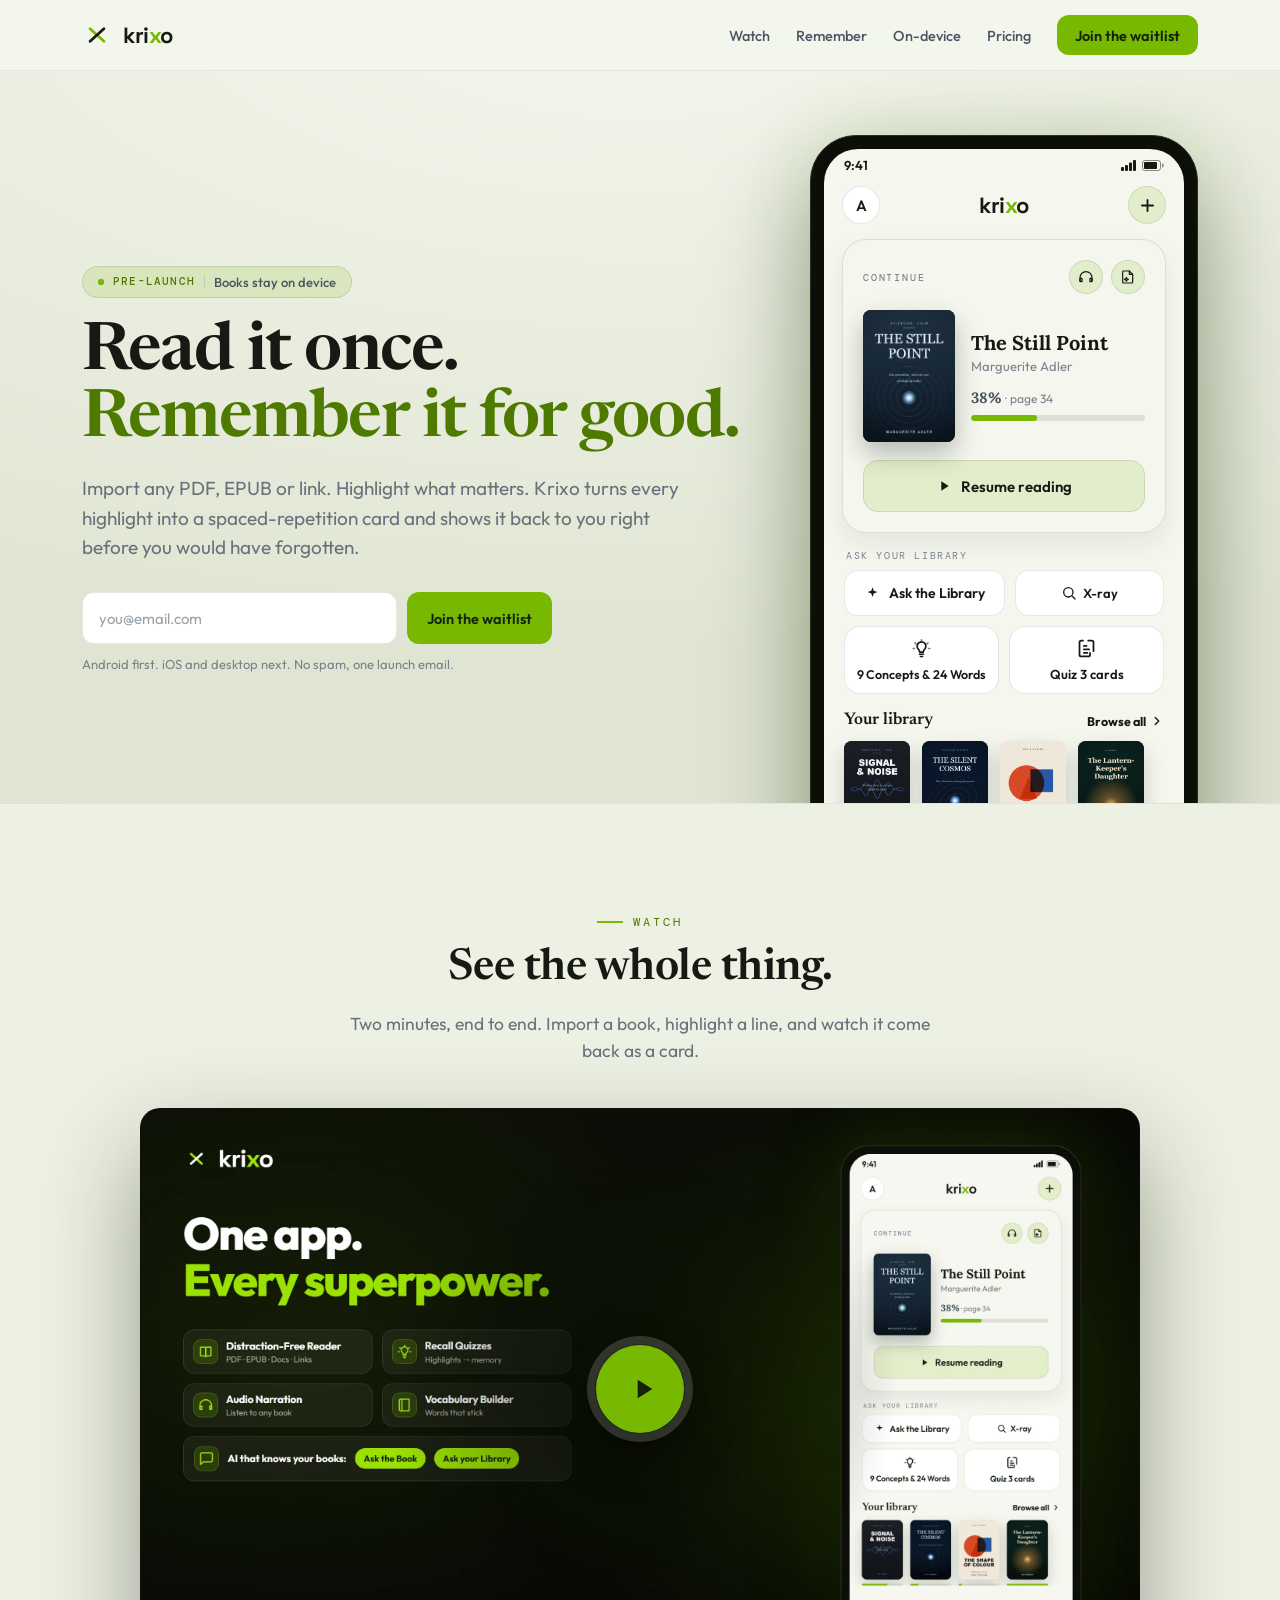
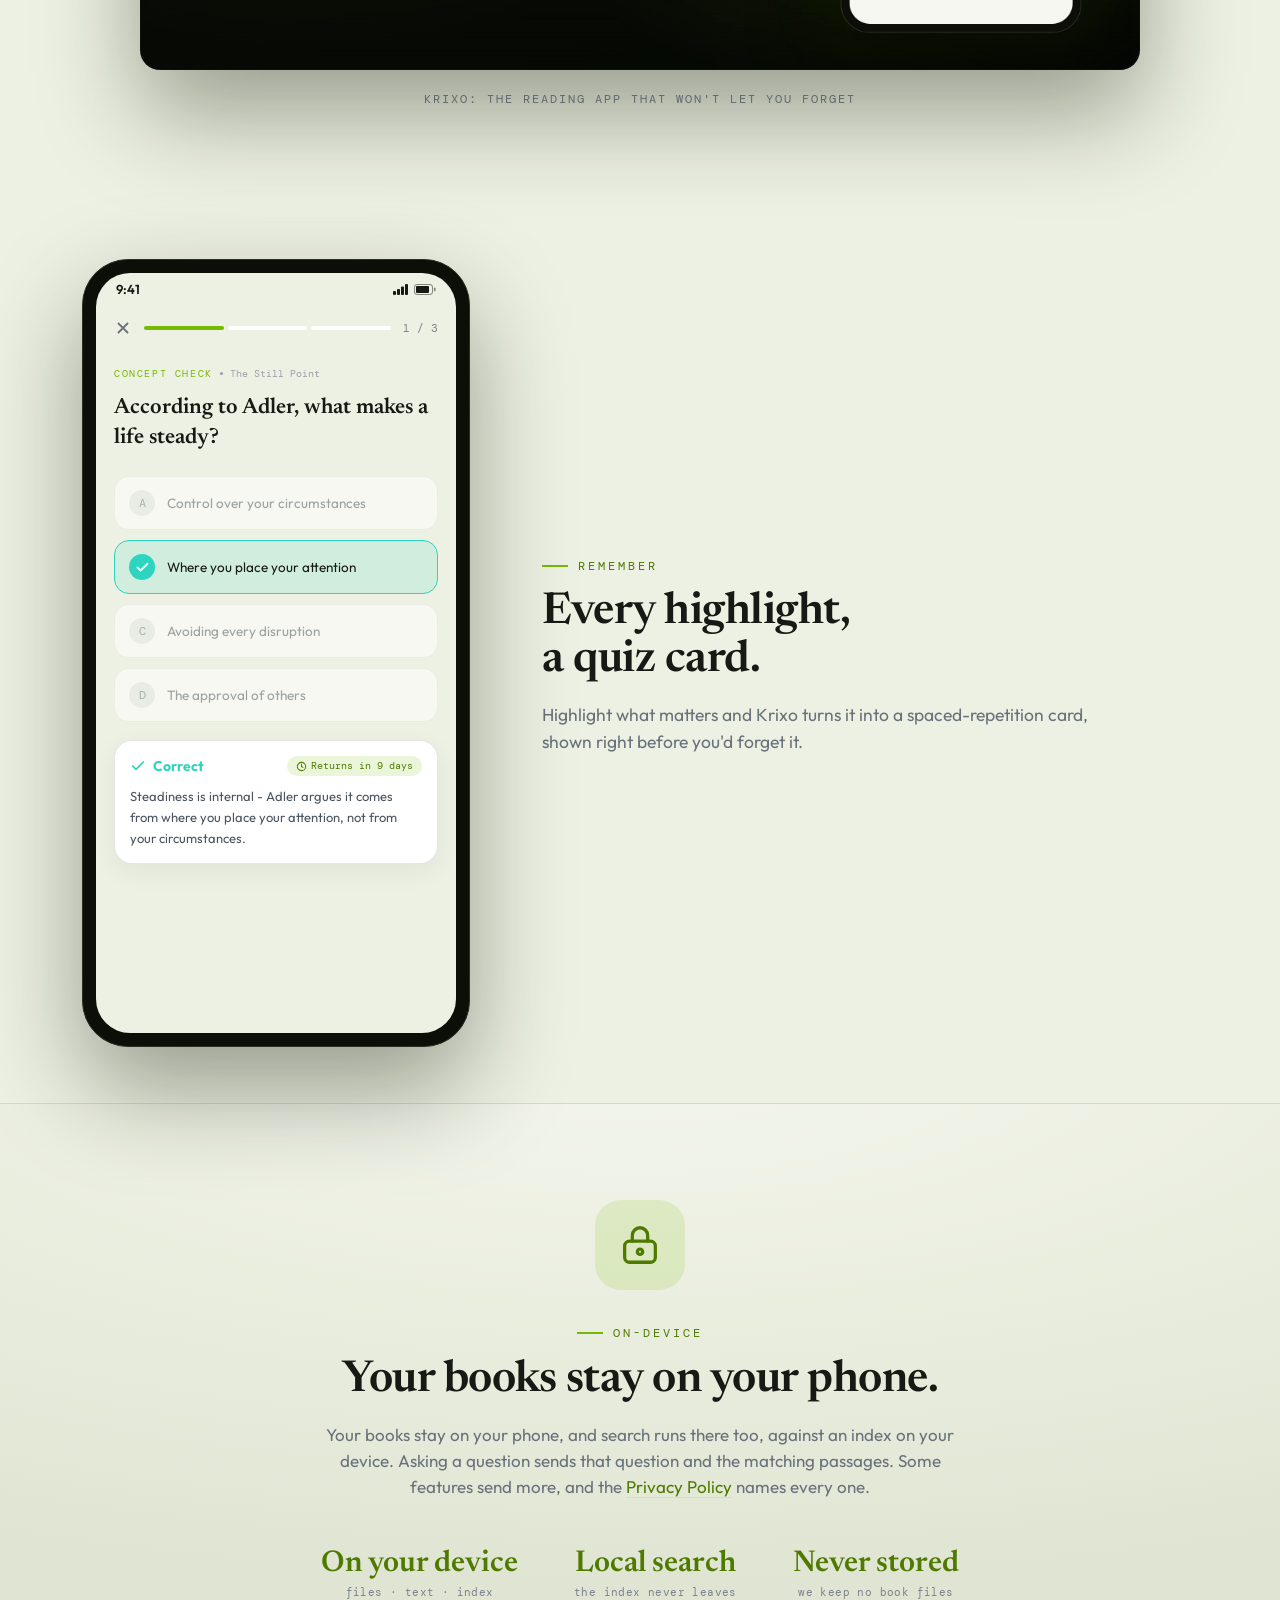
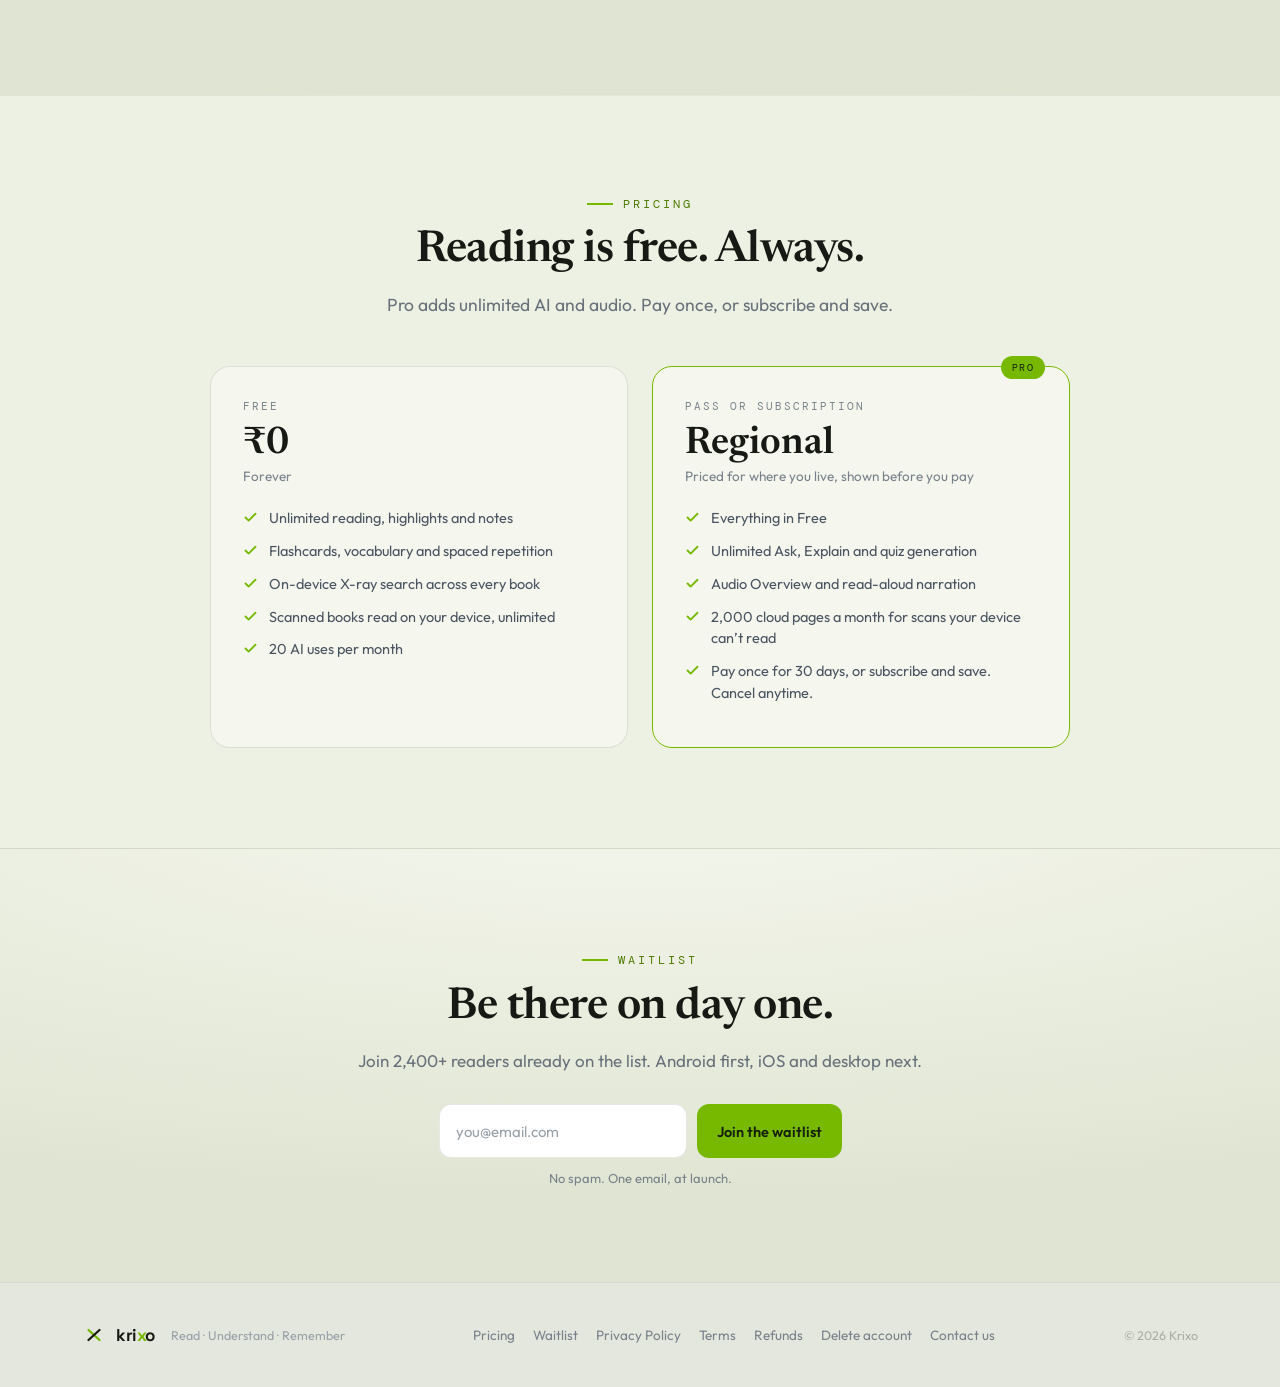
<file: index.html>
<!DOCTYPE html>
<html lang="en">
<head>
<meta charset="utf-8">
<meta name="viewport" content="width=device-width, initial-scale=1">
<title>Krixo - Read it once. Remember it for good.</title>
<meta name="description" content="Krixo is an AI reader that keeps your books on your device. Import any PDF, EPUB, Word doc, Markdown, text file or link. Highlight what matters, and every highlight becomes a spaced-repetition card so you actually remember it.">
<meta name="theme-color" content="#EDF1E3">
<link rel="canonical" href="https://krixo.in/">
<link rel="icon" type="image/png" sizes="32x32" href="/assets/favicon-32.png">
<link rel="apple-touch-icon" href="/assets/apple-touch-icon.png">
<meta property="og:type" content="website">
<meta property="og:url" content="https://krixo.in/">
<meta property="og:title" content="Krixo - Read it once. Remember it for good.">
<meta property="og:description" content="An AI reader that keeps your books on your device. Every highlight becomes a spaced-repetition card.">
<meta property="og:image" content="https://krixo.in/og-image.png">
<meta property="og:image:width" content="1200">
<meta property="og:image:height" content="630">
<meta property="og:image:alt" content="Krixo - Read it once. Remember it for good.">
<meta name="twitter:card" content="summary_large_image">
<meta name="twitter:title" content="Krixo - Read it once. Remember it for good.">
<meta name="twitter:description" content="An AI reader that keeps your books on your device. Every highlight becomes a spaced-repetition card.">
<meta name="twitter:image" content="https://krixo.in/og-image.png">
<link rel="preconnect" href="https://fonts.googleapis.com">
<link rel="preconnect" href="https://fonts.gstatic.com" crossorigin>
<link href="https://fonts.googleapis.com/css2?family=Newsreader:opsz,wght@6..72,500;6..72,600;6..72,700&family=Lora:ital,wght@0,400;0,500;0,700;1,400&family=Outfit:wght@300;400;500;600;700&family=Space+Grotesk:wght@500;700&family=DM+Mono:wght@400;500&display=swap" rel="stylesheet">
<style>
/* ---------- tokens: page chrome (Lime default / Onyx dark) ---------- */
:root{
  --bg:#EDF1E3; --paper:#F5F7EF; --paper3:#FFFFFF;
  --ink:#171A14; --ink2:#4B5560; --ink3:#69727B; --muted:#79828A; --muted2:#98A0A8;
  --rule:rgba(20,28,12,0.10); --rule2:rgba(20,28,12,0.06);
  --signal:#77B900; --signalD:#4F7A00; --signalBg:rgba(119,185,0,0.15); --onAccent:#15210A;
  --navbg:rgba(245,247,239,0.82); --footbg:#E4E7DD; --copy:#A8AEA4;
  --backdrop:radial-gradient(120% 90% at 50% -10%, #F4F6EC 0%, #E9EDDE 55%, #E0E5D3 100%);
  --glow:0 42px 100px rgba(20,28,12,0.40), 0 0 70px rgba(119,185,0,0.12);
  --shadow:0 42px 100px rgba(20,28,12,0.40);
  --ps:1;
}
*{box-sizing:border-box}
[hidden]{display:none !important}
html{scroll-behavior:smooth}
body{margin:0;background:var(--bg);color:var(--ink2);
  font-family:'Outfit',system-ui,sans-serif;-webkit-font-smoothing:antialiased;overflow-x:hidden;}
img{max-width:100%}
.wrap{max-width:1180px;margin:0 auto;padding:0 32px}

/* ---------- type ---------- */
.eyebrow{display:inline-flex;align-items:center;gap:10px;font-family:'DM Mono',ui-monospace,monospace;
  font-size:12px;letter-spacing:3px;color:var(--signalD);text-transform:uppercase;margin-bottom:16px}
.eyebrow .rule{width:26px;height:2px;background:var(--signal);flex:none}
.dtitle{font-family:'Newsreader',Georgia,serif;font-weight:600;font-size:44px;line-height:1.08;
  letter-spacing:-0.5px;color:var(--ink);margin:0}
.dsub{font-size:17.5px;line-height:1.55;color:var(--ink3);margin:16px 0 0;max-width:34em}

/* ---------- phone ---------- */
.pw{width:calc(388px * var(--ps));height:calc(788px * var(--ps));flex:none}
.pf{width:388px;height:788px;border-radius:46px;background:#0c0e08;padding:13px;
  border:1px solid #2c2f24;box-shadow:var(--shadow);transform:scale(var(--ps));transform-origin:0 0}
.pf.glow{box-shadow:var(--glow)}
.ps{width:360px;height:760px;border-radius:34px;overflow:hidden;background:#EDF1E3;position:relative}

/* ---------- nav ---------- */
.nav{position:sticky;top:0;z-index:50;background:var(--navbg);backdrop-filter:blur(16px);
  border-bottom:1px solid var(--rule2)}
.navin{display:flex;align-items:center;justify-content:space-between;padding:15px 32px;max-width:1180px;margin:0 auto}
.brand{display:flex;align-items:center;gap:11px;text-decoration:none}
.mark{display:block;flex:none}
.wordmark{font-family:'Space Grotesk',sans-serif;font-weight:700;font-size:22px;letter-spacing:-0.5px;color:var(--ink)}
.wordmark .x{color:var(--signal)}
.navr{display:flex;align-items:center;gap:26px}
.kx-link{color:var(--ink2);text-decoration:none;font-size:14.5px;font-weight:500}
.kx-link:hover{color:var(--signalD)}
.kx-cta{display:inline-flex;align-items:center;justify-content:center;height:44px;padding:0 20px;border:0;
  border-radius:12px;background:var(--signal);color:var(--onAccent);font-family:'Outfit',sans-serif;
  font-weight:600;font-size:14.5px;text-decoration:none;cursor:pointer;white-space:nowrap;
  transition:transform .16s}
.kx-cta:hover{transform:translateY(-1px)}
.navr .kx-cta{height:40px;padding:0 18px}

/* ---------- hero ---------- */
.hero{position:relative;background:var(--backdrop);border-bottom:1px solid var(--rule2);overflow:hidden}
.heroin{max-width:1180px;margin:0 auto;padding:64px 32px 0;display:grid;
  grid-template-columns:1fr auto;gap:56px;align-items:center}
.h1{font-family:'Newsreader',Georgia,serif;font-weight:600;font-size:66px;line-height:1.02;
  letter-spacing:-1.5px;color:var(--ink);margin:22px 0 0}
.h1 .accent{color:var(--signalD)}
.herosub{font-size:19px;line-height:1.55;color:var(--ink3);margin:20px 0 0;max-width:32em}
.badge{display:inline-flex;align-items:center;gap:9px;height:32px;padding:0 15px;border-radius:999px;
  background:var(--signalBg);border:1px solid var(--rule)}
.ping{position:relative;display:inline-flex;width:6px;height:6px}
.ping i{position:absolute;inset:0;border-radius:50%;background:var(--signal);animation:kxPing 1.9s cubic-bezier(0,0,0.2,1) infinite}
.ping b{position:relative;width:6px;height:6px;border-radius:50%;background:var(--signal)}
@keyframes kxPing{0%{transform:scale(1);opacity:.55}70%,100%{transform:scale(2.6);opacity:0}}
.badge .lbl{font-family:'DM Mono',monospace;font-size:10.5px;font-weight:500;letter-spacing:1.2px;
  color:var(--signalD);text-transform:uppercase}
.badge .div{width:1px;height:13px;background:var(--rule)}
.badge .desc{font-size:13px;font-weight:500;color:var(--ink2)}
.phclip{margin-bottom:-120px}

/* ---------- waitlist ---------- */
.wl-region{margin-top:30px}
.wl-formEl{display:flex;gap:10px;max-width:470px}
.hp{display:none}
.kx-input{flex:1;min-width:0;height:52px;padding:0 16px;border-radius:12px;background:var(--paper3);
  border:1px solid var(--rule);color:var(--ink);font-family:'Outfit',sans-serif;font-size:15px;outline:none}
.kx-input::placeholder{color:var(--muted2)}
.kx-input:focus{border-color:var(--signal)}
.wl-formEl .kx-cta{height:52px;flex:none}
.wl-note{font-size:13px;color:var(--muted);margin-top:12px}
.wl-done-wrap{display:inline-flex;align-items:center;gap:10px;padding:14px 18px;border-radius:12px;
  background:var(--signalBg);border:1px solid var(--rule);color:var(--signalD);font-size:15px;font-weight:500}

/* ---------- video ---------- */
.video{padding:110px 0 96px;background:var(--bg)}
.vhead{text-align:center;margin-bottom:44px;display:flex;flex-direction:column;align-items:center}
.vframe{position:relative;max-width:1000px;margin:0 auto;border-radius:20px;overflow:hidden;
  border:1px solid var(--rule);background:#0c0e08;box-shadow:var(--shadow);aspect-ratio:16/9}
.vframe picture{display:block;width:100%;height:100%}
.vframe img,.vframe iframe{display:block;width:100%;height:100%;border:0}
/* light scrim behind the disc only; the poster art is already dark and high contrast */
.vshade{position:absolute;inset:0;pointer-events:none;
  background:radial-gradient(26% 44% at 50% 50%, rgba(0,0,0,.50) 0%, rgba(0,0,0,.18) 62%, transparent 100%);
  transition:opacity .18s}
.vbtn{position:absolute;inset:0;display:grid;place-items:center;background:transparent;border:0;cursor:pointer;padding:0}
.vbtn .disc{width:88px;height:88px;border-radius:999px;background:var(--signal);display:grid;place-items:center;
  box-shadow:0 0 0 1px rgba(0,0,0,.30), 0 0 0 9px rgba(255,255,255,.16), 0 20px 46px rgba(0,0,0,.55);
  transition:transform .18s,box-shadow .18s}
.vbtn .disc svg{margin-left:5px}
.vbtn:hover .disc,.vbtn:focus-visible .disc{transform:scale(1.06);
  box-shadow:0 0 0 1px rgba(0,0,0,.30), 0 0 0 14px rgba(255,255,255,.22), 0 20px 46px rgba(0,0,0,.55)}
.vbtn:focus-visible{outline:none}
.vframe:hover .vshade{opacity:.82}
.vcap{text-align:center;font-family:'DM Mono',monospace;font-size:11.5px;letter-spacing:2px;
  color:var(--muted);text-transform:uppercase;margin-top:22px}

/* ---------- features ---------- */
.feat{max-width:1180px;margin:0 auto;padding:56px 32px;display:grid;
  grid-template-columns:auto 1fr;gap:72px;align-items:center}
.feat.flip{grid-template-columns:1fr auto}
.feat.flip .txtcol{order:1}

/* ---------- privacy ---------- */
.privacy{background:var(--backdrop);border-top:1px solid var(--rule2);border-bottom:1px solid var(--rule2);
  padding:96px 0;text-align:center}
.lockbox{width:90px;height:90px;border-radius:26px;background:var(--signalBg);display:grid;place-items:center;
  margin:0 auto 28px;color:var(--signalD)}
.ptitle{font-family:'Newsreader',Georgia,serif;font-weight:600;font-size:44px;letter-spacing:-0.5px;
  color:var(--ink);margin:0 auto;max-width:820px;line-height:1.1}
.psub{font-size:17px;color:var(--ink3);margin:16px auto 0;max-width:640px;line-height:1.55}
.stats{display:flex;justify-content:center;gap:56px;margin-top:48px;flex-wrap:wrap}
.psub .plink{color:var(--signalD);text-decoration:none;border-bottom:1px solid var(--signalBg)}
.psub .plink:hover{border-bottom-color:var(--signal)}
.stat .n{font-family:'Newsreader',Georgia,serif;font-weight:600;font-size:30px;color:var(--signalD)}
.stat .d{font-family:'DM Mono',monospace;font-size:11px;color:var(--muted);margin-top:6px;letter-spacing:.4px}

/* ---------- pricing ---------- */
.pricing{padding:100px 0}
.phead{text-align:center;display:flex;flex-direction:column;align-items:center;margin-bottom:48px}
.plans{display:grid;grid-template-columns:1fr 1fr;gap:24px;max-width:860px;margin:0 auto}
.plan{background:var(--paper);border:1px solid var(--rule);border-radius:20px;padding:32px}
.plan.pro{border-color:var(--signal);position:relative}
.plan .pname{font-family:'DM Mono',monospace;font-size:11px;letter-spacing:2px;text-transform:uppercase;color:var(--muted)}
.plan .price{font-family:'Newsreader',Georgia,serif;font-weight:600;font-size:38px;color:var(--ink);margin:12px 0 4px}
.plan .per{font-size:13.5px;color:var(--muted)}
.plan ul{list-style:none;margin:22px 0 0;padding:0}
.plan li{display:flex;gap:11px;align-items:flex-start;margin:11px 0;font-size:14.5px;color:var(--ink2);line-height:1.5}
.plan li svg{flex:none;margin-top:3px;color:var(--signal)}
.tag{position:absolute;top:-11px;right:24px;background:var(--signal);color:var(--onAccent);
  font-family:'DM Mono',monospace;font-size:10px;letter-spacing:1.4px;text-transform:uppercase;
  padding:5px 11px;border-radius:999px}

/* ---------- final cta ---------- */
.final{background:var(--backdrop);border-top:1px solid var(--rule2);padding:96px 0;text-align:center}
.final .wl-region{display:flex;flex-direction:column;align-items:center}
.final .wl-formEl{width:100%;max-width:470px}
.final .kx-input,.final .wl-formEl .kx-cta{height:54px}

/* ---------- footer ---------- */
.foot{background:var(--footbg);border-top:1px solid var(--rule2)}
.footin{max-width:1180px;margin:0 auto;padding:40px 32px;display:flex;align-items:center;
  justify-content:space-between;flex-wrap:wrap;gap:20px}
.footbrand{display:flex;align-items:center;gap:10px}
.foottag{font-size:12.5px;color:var(--muted2);margin-left:6px}
.footer-links{display:flex;gap:18px;align-items:center;flex-wrap:nowrap}
.footer-links a{color:var(--muted);text-decoration:none;font-size:13.5px;white-space:nowrap}
.footer-links a:hover{color:var(--signalD)}
.copy{font-size:12.5px;color:var(--copy)}

/* ---------- responsive ---------- */
@media (max-width:1180px){:root{--ps:.86}}
@media (max-width:1080px){
  .heroin{grid-template-columns:1fr;padding-top:52px;gap:34px;justify-items:center;text-align:center}
  .heroin .txtcol{display:flex;flex-direction:column;align-items:center}
  .herosub{margin-left:auto;margin-right:auto}
  .h1{font-size:52px}
  .feat,.feat.flip{grid-template-columns:1fr;gap:36px;justify-items:center;text-align:center}
  .feat .phcol,.feat .txtcol{order:unset !important}
  .feat .txtcol{display:flex;flex-direction:column;align-items:center}
  .dsub{margin-left:auto;margin-right:auto}
  .phclip{margin-bottom:-90px}
}
@media (max-width:980px){:root{--ps:.78}.plans{grid-template-columns:1fr}}
@media (max-width:760px){
  .navr .kx-link{display:none}
  .h1{font-size:40px;letter-spacing:-1px}
  .dtitle,.ptitle{font-size:31px}
  .wrap,.navin,.feat,.footin,.heroin{padding-left:20px;padding-right:20px}
  .video{padding:72px 0 64px}
  .privacy,.final,.pricing{padding:64px 0}
  .stats{gap:32px}
  .vbtn .disc{width:64px;height:64px}
}
@media (max-width:560px){
  :root{--ps:.72}
  .wl-formEl{flex-direction:column;max-width:100%;width:100%}
  .wl-formEl .kx-input,.wl-formEl .kx-cta{width:100%;flex:none}
  .footin{justify-content:center;text-align:center}
  .footer-links{gap:12px;flex-wrap:wrap;justify-content:center}
  .footer-links a{font-size:12px}
}
@media (prefers-reduced-motion:reduce){
  html{scroll-behavior:auto}
  .ping i{animation:none}
  *{transition:none !important}
}
</style>
</head>
<body>

<!-- ===================== NAV ===================== -->
<header class="nav">
  <div class="navin">
    <a class="brand" href="/">
      <svg class="mark" width="30" height="30" viewBox="0 0 48 48" fill="none" aria-hidden="true"><path d="M13 14l22 20" stroke="var(--signal)" stroke-width="4.6" stroke-linecap="round"/><path d="M35 14L13 34" stroke="var(--ink)" stroke-width="4.6" stroke-linecap="round"/></svg>
      <span class="wordmark">kri<span class="x">x</span>o</span>
    </a>
    <nav class="navr">
      <a class="kx-link" href="#watch">Watch</a>
      <a class="kx-link" href="#remember">Remember</a>
      <a class="kx-link" href="#on-device">On-device</a>
      <a class="kx-link" href="#pricing">Pricing</a>
      <a class="kx-cta" href="#waitlist">Join the waitlist</a>
    </nav>
  </div>
</header>

<!-- ===================== HERO ===================== -->
<section class="hero">
  <div class="heroin">
    <div class="txtcol">
      <div class="badge">
        <span class="ping"><i></i><b></b></span>
        <span class="lbl">Pre-launch</span>
        <span class="div"></span>
        <span class="desc">Books stay on device</span>
      </div>
      <h1 class="h1">Read it once.<br><span class="accent">Remember it for good.</span></h1>
      <p class="herosub">Import any PDF, EPUB or link. Highlight what matters. Krixo turns every highlight into a spaced-repetition card and shows it back to you right before you would have forgotten.</p>
      <div class="wl-region">
      <div class="wl-form-wrap">
        <form class="wl-formEl" name="waitlist" method="POST" data-netlify="true" netlify-honeypot="bot-field" novalidate>
          <input type="hidden" name="form-name" value="waitlist">
          <input type="hidden" name="source" value="hero">
          <p class="hp"><label>Leave this empty <input name="bot-field"></label></p>
          <input class="kx-input wl-email" type="email" name="email" required placeholder="you@email.com" aria-label="Email address">
          <button class="kx-cta" type="submit">Join the waitlist</button>
        </form>
        <div class="wl-note">Android first. iOS and desktop next. No spam, one launch email.</div>
      </div>
      <div class="wl-done-wrap" hidden>
        <svg width="18" height="18" viewBox="0 0 24 24" fill="none" stroke="currentColor" stroke-width="3" stroke-linecap="round" stroke-linejoin="round"><path d="M20 6L9 17l-5-5"/></svg>
        <span>You're on the list. We'll email you once, at launch.</span>
      </div>
    </div>
    </div>
    <div class="phcol phclip"><div class="pw"><div class="pf glow"><div class="ps"><div style="width: 100%; height: 100%; background: rgb(245, 247, 239); display: flex; flex-direction: column;"><div style="height: 32px; display: flex; align-items: center; justify-content: space-between; padding: 0px 20px; flex-shrink: 0;"><span style="font-family: Outfit, system-ui, sans-serif; font-weight: 600; font-size: 13px; color: rgb(23, 26, 20);">9:41</span><div style="display: flex; align-items: center; gap: 5px;"><svg width="16" height="11" viewBox="0 0 16 11" fill="#171A14"><rect x="0" y="7" width="3" height="4" rx="1"></rect><rect x="4" y="5" width="3" height="6" rx="1"></rect><rect x="8" y="2.5" width="3" height="8.5" rx="1"></rect><rect x="12" y="0" width="3" height="11" rx="1"></rect></svg><svg width="22" height="11" viewBox="0 0 22 11" fill="none"><rect x="0.5" y="0.5" width="18" height="10" rx="2.5" stroke="#171A14" opacity="0.5"></rect><rect x="2" y="2" width="13" height="7" rx="1" fill="#171A14"></rect><rect x="20" y="3.5" width="1.5" height="4" rx="0.75" fill="#171A14" opacity="0.5"></rect></svg></div></div><div style="height: 48px; display: flex; align-items: center; padding: 0px 18px; opacity: 1; transform: translateY(0px);"><div style="width: 38px; height: 38px; border-radius: 999px; background: rgb(255, 255, 255); border: 1px solid rgba(20, 28, 12, 0.1); display: grid; place-items: center; font-family: Outfit, system-ui, sans-serif; font-weight: 600; font-size: 15px; color: rgb(23, 26, 20);">A</div><div style="flex: 1 1 0%; display: flex; justify-content: center;"><div style="display: flex; align-items: center; gap: 10px;"><div><div style="font-family: &quot;Space Grotesk&quot;, system-ui, sans-serif; font-weight: 700; font-size: 22px; color: rgb(23, 26, 20); letter-spacing: -0.6px; line-height: 1;">kri<span style="color: rgb(119, 185, 0);">x</span>o</div></div></div></div><div style="width: 38px; height: 38px; border-radius: 999px; background: rgba(119, 185, 0, 0.15); border: 1px solid rgba(20, 28, 12, 0.1); display: grid; place-items: center;"><svg width="19" height="19" viewBox="0 0 24 24" fill="none" stroke-linecap="round" stroke-linejoin="round" stroke="#171A14" stroke-width="2.4"><path d="M12 5v14M5 12h14"></path></svg></div></div><div style="padding: 10px 18px 0px; opacity: 1; transform: translateY(0px);"><div style="background: rgb(245, 247, 239); border-radius: 24px; border: 1px solid rgba(20, 28, 12, 0.1); padding: 20px; box-shadow: rgba(20, 28, 12, 0.07) 0px 12px 26px;"><div style="display: flex; align-items: center; justify-content: space-between;"><div style="font-family: &quot;DM Mono&quot;, ui-monospace, monospace; font-size: 10px; letter-spacing: 1.8px; color: rgb(105, 114, 123); text-transform: uppercase;">Continue</div><div style="display: flex; gap: 8px;"><div style="width: 34px; height: 34px; border-radius: 999px; background: rgba(119, 185, 0, 0.15); border: 1px solid rgba(20, 28, 12, 0.1); display: grid; place-items: center;"><svg width="16" height="16" viewBox="0 0 24 24" fill="none" stroke-linecap="round" stroke-linejoin="round" stroke="#171A14" stroke-width="1.9"><path d="M3 18v-5a9 9 0 0118 0v5"></path><path d="M18 14h2a1 1 0 011 1v3a1 1 0 01-1 1h-2zM6 14H4a1 1 0 00-1 1v3a1 1 0 001 1h2z"></path></svg></div><div style="width: 34px; height: 34px; border-radius: 999px; background: rgba(119, 185, 0, 0.15); border: 1px solid rgba(20, 28, 12, 0.1); display: grid; place-items: center;"><svg width="16" height="16" viewBox="0 0 24 24" fill="none" stroke-linecap="round" stroke-linejoin="round" stroke="#171A14" stroke-width="1.8"><path d="M5 3h9l5 5v12a1 1 0 01-1 1H5a1 1 0 01-1-1V4a1 1 0 011-1z"></path><path d="M14 3v5h5"></path><path d="M9.6 12.6l.9 2 2 .9-2 .9-.9 2-.9-2-2-.9 2-.9z"></path></svg></div></div></div><div style="display: flex; gap: 16px; margin-top: 16px; align-items: center;"><div style="box-shadow: rgba(20, 28, 12, 0.28) 0px 12px 26px; border-radius: 8px;"><div style="width: 92px; height: 132px; border-radius: 8px; background: rgb(21, 37, 52); overflow: hidden; position: relative; box-shadow: rgba(255, 255, 255, 0.06) 0px 0px 0px 1px inset;"><img src="assets/covers/stillpoint.png" alt="" style="position: absolute; inset: 0px; width: 100%; height: 100%; object-fit: cover; display: block;"></div></div><div style="flex: 1 1 0%; min-width: 0px;"><div style="font-family: Lora, Georgia, serif; font-weight: 700; font-size: 20px; color: rgb(23, 26, 20); line-height: 1.2;">The Still Point</div><div style="font-family: Outfit, system-ui, sans-serif; font-size: 13px; color: rgb(121, 130, 138); margin-top: 3px;">Marguerite Adler</div><div style="margin-top: 14px; font-family: Lora, Georgia, serif; font-weight: 700; font-size: 15px; color: rgb(75, 85, 96);">38%<span style="font-family: Outfit, system-ui, sans-serif; font-weight: 400; font-size: 12px; color: rgb(121, 130, 138);">  ·  page 34</span></div><div style="height: 6px; border-radius: 999px; background: rgba(20, 28, 12, 0.1); overflow: hidden; margin-top: 8px;"><div style="width: 38%; height: 100%; background: rgb(119, 185, 0); border-radius: 999px;"></div></div></div></div><div style="height: 52px; border-radius: 15px; background: rgba(119, 185, 0, 0.15); border: 1px solid rgba(20, 28, 12, 0.1); display: flex; align-items: center; justify-content: center; gap: 9px; margin-top: 18px;"><svg width="16" height="16" viewBox="0 0 24 24" fill="#171A14"><path d="M8 5v14l11-7z"></path></svg><span style="font-family: Outfit, system-ui, sans-serif; font-weight: 600; font-size: 15px; color: rgb(23, 26, 20);">Resume reading</span></div></div></div><div style="padding: 16px 22px 0px; opacity: 1; transform: translateY(0px);"><div style="font-family: &quot;DM Mono&quot;, ui-monospace, monospace; font-size: 10px; letter-spacing: 1.6px; color: rgb(121, 130, 138); text-transform: uppercase;">Ask your library</div></div><div style="display: flex; gap: 10px; padding: 8px 20px 0px; opacity: 1; transform: translateY(0px);"><div style="flex: 1 1 0%; background: rgb(255, 255, 255); border-radius: 14px; border: 1px solid rgba(20, 28, 12, 0.1); padding: 13px 14px; display: flex; align-items: center; justify-content: center; gap: 8px;"><svg width="17" height="17" viewBox="0 0 24 24" fill="#171A14"><path d="M12 3l1.7 5.1L19 10l-5.3 1.9L12 17l-1.7-5.1L5 10l5.3-1.9z"></path></svg><span style="font-family: Outfit, system-ui, sans-serif; font-weight: 600; font-size: 14px; color: rgb(23, 26, 20);">Ask the Library</span></div><div style="flex: 1 1 0%; background: rgb(255, 255, 255); border-radius: 14px; border: 1px solid rgba(20, 28, 12, 0.1); padding: 13px 8px; display: flex; align-items: center; justify-content: center; gap: 6px;"><svg width="16" height="16" viewBox="0 0 24 24" fill="none" stroke-linecap="round" stroke-linejoin="round" stroke="#171A14" stroke-width="2"><circle cx="11" cy="11" r="7"></circle><path d="M21 21l-4-4"></path></svg><span style="font-family: Outfit, system-ui, sans-serif; font-weight: 600; font-size: 13px; color: rgb(23, 26, 20);">X-ray</span></div></div><div style="display: flex; gap: 10px; padding: 10px 20px 0px; opacity: 1; transform: translateY(0px);"><div style="flex: 1 1 0%; background: rgb(255, 255, 255); border-radius: 16px; border: 1px solid rgba(20, 28, 12, 0.1); padding: 11px 10px; display: flex; flex-direction: column; align-items: center; gap: 7px;"><svg width="21" height="21" viewBox="0 0 24 24" fill="none" stroke-linecap="round" stroke-linejoin="round" stroke="#171A14" stroke-width="1.9"><path d="M12 2v1.6M4.6 5.6l1.1 1.1M19.4 5.6l-1.1 1.1M2.5 12H4M20 12h1.5" opacity="0.55"></path><path d="M15.5 13A5 5 0 1 0 8.5 13c.8.7 1.2 1.5 1.3 2.4l.1.8h4.2l.1-.8c.1-.9.5-1.7 1.3-2.4z"></path><path d="M9.7 18.6h4.6M10.8 21.1h2.4"></path></svg><span style="font-family: Outfit, system-ui, sans-serif; font-weight: 600; font-size: 12.5px; color: rgb(23, 26, 20); text-align: center; line-height: 1.28;">9 Concepts &amp; 24 Words</span></div><div style="flex: 1 1 0%; background: rgb(255, 255, 255); border-radius: 16px; border: 1px solid rgba(20, 28, 12, 0.1); padding: 11px 10px; display: flex; flex-direction: column; align-items: center; gap: 7px;"><svg width="21" height="21" viewBox="0 0 24 24" fill="none" stroke-linecap="round" stroke-linejoin="round" stroke="#171A14" stroke-width="2"><path d="M8 3H6a2 2 0 00-2 2v14a2 2 0 002 2h8a2 2 0 002-2v-2"></path><path d="M14 3h4a2 2 0 012 2v10"></path><path d="M9 9h3M9 13h6M9 17h4"></path></svg><span style="font-family: Outfit, system-ui, sans-serif; font-weight: 600; font-size: 13px; color: rgb(23, 26, 20); text-align: center;">Quiz 3 cards</span></div></div><div style="padding: 18px 20px 0px; opacity: 1; transform: translateY(0px); display: flex; align-items: center; justify-content: space-between;"><div style="font-family: Newsreader, Georgia, serif; font-weight: 600; font-size: 17px; color: rgb(23, 26, 20);">Your library</div><div style="display: flex; align-items: center; gap: 4px; font-family: Outfit, system-ui, sans-serif; font-weight: 700; font-size: 12.5px; color: rgb(23, 26, 20);">Browse all <svg width="14" height="14" viewBox="0 0 24 24" fill="none" stroke-linecap="round" stroke-linejoin="round" stroke="#171A14" stroke-width="2.4"><path d="M9 18l6-6-6-6"></path></svg></div></div><div style="display: flex; gap: 12px; padding: 12px 0px 0px 20px; opacity: 1; transform: translateY(0px); overflow: hidden;"><div style="flex-shrink: 0;"><div style="box-shadow: rgba(20, 28, 12, 0.18) 0px 10px 22px; border-radius: 8px;"><div style="width: 66px; height: 96px; border-radius: 8px; background: rgb(22, 24, 29); overflow: hidden; position: relative; box-shadow: rgba(255, 255, 255, 0.06) 0px 0px 0px 1px inset;"><img src="assets/covers/tech.png" alt="" style="position: absolute; inset: 0px; width: 100%; height: 100%; object-fit: cover; display: block;"></div></div><div style="height: 3px; border-radius: 999px; background: rgba(20, 28, 12, 0.1); overflow: hidden; margin-top: 7px;"><div style="width: 62%; height: 100%; background: rgb(119, 185, 0);"></div></div></div><div style="flex-shrink: 0;"><div style="box-shadow: rgba(20, 28, 12, 0.18) 0px 10px 22px; border-radius: 8px;"><div style="width: 66px; height: 96px; border-radius: 8px; background: rgb(10, 26, 48); overflow: hidden; position: relative; box-shadow: rgba(255, 255, 255, 0.06) 0px 0px 0px 1px inset;"><img src="assets/covers/science.png" alt="" style="position: absolute; inset: 0px; width: 100%; height: 100%; object-fit: cover; display: block;"></div></div><div style="height: 3px; border-radius: 999px; background: rgba(20, 28, 12, 0.1); overflow: hidden; margin-top: 7px;"><div style="width: 20%; height: 100%; background: rgb(119, 185, 0);"></div></div></div><div style="flex-shrink: 0;"><div style="box-shadow: rgba(20, 28, 12, 0.18) 0px 10px 22px; border-radius: 8px;"><div style="width: 66px; height: 96px; border-radius: 8px; background: rgb(239, 232, 218); overflow: hidden; position: relative; box-shadow: rgba(255, 255, 255, 0.06) 0px 0px 0px 1px inset;"><img src="assets/covers/arts.png" alt="" style="position: absolute; inset: 0px; width: 100%; height: 100%; object-fit: cover; display: block;"></div></div><div style="height: 3px; border-radius: 999px; background: rgba(20, 28, 12, 0.1); overflow: hidden; margin-top: 7px;"><div style="width: 8%; height: 100%; background: rgb(119, 185, 0);"></div></div></div><div style="flex-shrink: 0;"><div style="box-shadow: rgba(20, 28, 12, 0.18) 0px 10px 22px; border-radius: 8px;"><div style="width: 66px; height: 96px; border-radius: 8px; background: rgb(12, 38, 34); overflow: hidden; position: relative; box-shadow: rgba(255, 255, 255, 0.06) 0px 0px 0px 1px inset;"><img src="assets/covers/fiction.png" alt="" style="position: absolute; inset: 0px; width: 100%; height: 100%; object-fit: cover; display: block;"></div></div><div style="height: 3px; border-radius: 999px; background: rgba(20, 28, 12, 0.1); overflow: hidden; margin-top: 7px;"><div style="height: 100%; background: rgb(119, 185, 0);"></div></div></div></div></div></div></div></div></div>
  </div>
</section>

<!-- ===================== VIDEO ===================== -->
<section class="video" id="watch">
  <div class="wrap">
    <div class="vhead">
      <div class="eyebrow"><span class="rule"></span>Watch</div>
      <h2 class="dtitle">See the whole thing.</h2>
      <p class="dsub" style="text-align:center">Two minutes, end to end. Import a book, highlight a line, and watch it come back as a card.</p>
    </div>
    <div class="vframe" id="vframe" data-id="ywSL9GbbUjQ">
      <picture>
        <source srcset="assets/video-poster.webp" type="image/webp">
        <img src="assets/video-poster.jpg" width="1280" height="720" alt="Krixo: The Reading App That Won't Let You Forget" loading="lazy" decoding="async">
      </picture>
      <span class="vshade"></span>
      <button class="vbtn" id="vbtn" type="button" aria-label="Play the Krixo product video">
        <span class="disc"><svg width="32" height="32" viewBox="0 0 24 24" fill="var(--onAccent)" aria-hidden="true"><path d="M8 5v14l11-7z"/></svg></span>
      </button>
    </div>
    <div class="vcap">Krixo: the reading app that won't let you forget</div>
  </div>
</section>

<!-- ===================== FEATURES ===================== -->

  <section class="feat" id="remember">
    <div class="phcol"><div class="pw"><div class="pf"><div class="ps"><div style="width: 100%; height: 100%; background: rgb(237, 241, 227); display: flex; flex-direction: column;"><div style="height: 32px; display: flex; align-items: center; justify-content: space-between; padding: 0px 20px; flex-shrink: 0;"><span style="font-family: Outfit, system-ui, sans-serif; font-weight: 600; font-size: 13px; color: rgb(23, 26, 20);">9:41</span><div style="display: flex; align-items: center; gap: 5px;"><svg width="16" height="11" viewBox="0 0 16 11" fill="#171A14"><rect x="0" y="7" width="3" height="4" rx="1"></rect><rect x="4" y="5" width="3" height="6" rx="1"></rect><rect x="8" y="2.5" width="3" height="8.5" rx="1"></rect><rect x="12" y="0" width="3" height="11" rx="1"></rect></svg><svg width="22" height="11" viewBox="0 0 22 11" fill="none"><rect x="0.5" y="0.5" width="18" height="10" rx="2.5" stroke="#171A14" opacity="0.5"></rect><rect x="2" y="2" width="13" height="7" rx="1" fill="#171A14"></rect><rect x="20" y="3.5" width="1.5" height="4" rx="0.75" fill="#171A14" opacity="0.5"></rect></svg></div></div><div style="height: 46px; display: flex; align-items: center; gap: 12px; padding: 0px 18px;"><svg width="18" height="18" viewBox="0 0 24 24" fill="none" stroke-linecap="round" stroke-linejoin="round" stroke="#69727B" stroke-width="2.4"><path d="M6 6l12 12M18 6L6 18"></path></svg><div style="flex: 1 1 0%; display: flex; gap: 4px;"><div style="flex: 1 1 0%; height: 4px; border-radius: 2px; background: rgb(119, 185, 0);"></div><div style="flex: 1 1 0%; height: 4px; border-radius: 2px; background: rgb(255, 255, 255);"></div><div style="flex: 1 1 0%; height: 4px; border-radius: 2px; background: rgb(255, 255, 255);"></div></div><span style="font-family: &quot;DM Mono&quot;, ui-monospace, monospace; font-size: 11px; color: rgb(121, 130, 138);">1 / 3</span></div><div style="flex: 1 1 0%; padding: 16px 18px 0px; overflow: hidden;"><div style="display: flex; align-items: center; gap: 7px; margin-bottom: 14px;"><span style="font-family: &quot;DM Mono&quot;, ui-monospace, monospace; font-size: 10px; letter-spacing: 1.6px; color: rgb(119, 185, 0);">CONCEPT CHECK</span><div style="width: 3px; height: 3px; border-radius: 999px; background: rgb(152, 160, 168);"></div><span style="font-family: &quot;DM Mono&quot;, ui-monospace, monospace; font-size: 10px; color: rgb(152, 160, 168);">The Still Point</span></div><div style="font-family: Newsreader, Georgia, serif; font-weight: 600; font-size: 22px; line-height: 1.36; color: rgb(23, 26, 20); margin-bottom: 22px;">According to Adler, what makes a life steady?</div><div style="display: flex; flex-direction: column; gap: 10px;"><div style="display: flex; align-items: center; gap: 12px; padding: 13px 14px; border-radius: 15px; background: rgb(255, 255, 255); border: 1px solid rgba(20, 28, 12, 0.1); opacity: 0.5;"><div style="width: 26px; height: 26px; border-radius: 999px; background: rgba(20, 28, 12, 0.1); display: grid; place-items: center;"><span style="font-family: &quot;DM Mono&quot;, ui-monospace, monospace; font-size: 12px; color: rgb(105, 114, 123);">A</span></div><span style="flex: 1 1 0%; font-family: Outfit, system-ui, sans-serif; font-size: 13.5px; color: rgb(75, 85, 96); line-height: 1.4;">Control over your circumstances</span></div><div style="display: flex; align-items: center; gap: 12px; padding: 13px 14px; border-radius: 15px; background: rgba(45, 212, 191, 0.15); border: 1.5px solid rgb(45, 212, 191); opacity: 1;"><div style="width: 26px; height: 26px; border-radius: 999px; background: rgb(45, 212, 191); display: grid; place-items: center;"><svg width="15" height="15" viewBox="0 0 24 24" fill="none" stroke-linecap="round" stroke-linejoin="round" stroke="#fff" stroke-width="3"><path d="M20 6L9 17l-5-5"></path></svg></div><span style="flex: 1 1 0%; font-family: Outfit, system-ui, sans-serif; font-size: 13.5px; color: rgb(23, 26, 20); line-height: 1.4;">Where you place your attention</span></div><div style="display: flex; align-items: center; gap: 12px; padding: 13px 14px; border-radius: 15px; background: rgb(255, 255, 255); border: 1px solid rgba(20, 28, 12, 0.1); opacity: 0.5;"><div style="width: 26px; height: 26px; border-radius: 999px; background: rgba(20, 28, 12, 0.1); display: grid; place-items: center;"><span style="font-family: &quot;DM Mono&quot;, ui-monospace, monospace; font-size: 12px; color: rgb(105, 114, 123);">C</span></div><span style="flex: 1 1 0%; font-family: Outfit, system-ui, sans-serif; font-size: 13.5px; color: rgb(75, 85, 96); line-height: 1.4;">Avoiding every disruption</span></div><div style="display: flex; align-items: center; gap: 12px; padding: 13px 14px; border-radius: 15px; background: rgb(255, 255, 255); border: 1px solid rgba(20, 28, 12, 0.1); opacity: 0.5;"><div style="width: 26px; height: 26px; border-radius: 999px; background: rgba(20, 28, 12, 0.1); display: grid; place-items: center;"><span style="font-family: &quot;DM Mono&quot;, ui-monospace, monospace; font-size: 12px; color: rgb(105, 114, 123);">D</span></div><span style="flex: 1 1 0%; font-family: Outfit, system-ui, sans-serif; font-size: 13.5px; color: rgb(75, 85, 96); line-height: 1.4;">The approval of others</span></div></div><div style="background: rgb(255, 255, 255); border-radius: 18px; border: 1px solid rgba(20, 28, 12, 0.1); padding: 15px; margin-top: 18px; box-shadow: rgba(20, 28, 12, 0.06) 0px 8px 26px; opacity: 1; transform: translateY(0px);"><div style="display: flex; align-items: center; gap: 7px;"><svg width="16" height="16" viewBox="0 0 24 24" fill="none" stroke-linecap="round" stroke-linejoin="round" stroke="#2DD4BF" stroke-width="2.6"><path d="M20 6L9 17l-5-5"></path></svg><span style="font-family: Outfit, system-ui, sans-serif; font-weight: 700; font-size: 14px; color: rgb(45, 212, 191);">Correct</span><div style="flex: 1 1 0%;"></div><div style="display: flex; align-items: center; gap: 4px; background: rgba(119, 185, 0, 0.15); border-radius: 999px; padding: 4px 9px;"><svg width="11" height="11" viewBox="0 0 24 24" fill="none" stroke-linecap="round" stroke-linejoin="round" stroke="#4F7A00" stroke-width="2.2"><circle cx="12" cy="12" r="9"></circle><path d="M12 7v5l3 2"></path></svg><span style="font-family: &quot;DM Mono&quot;, ui-monospace, monospace; font-size: 9.5px; color: rgb(79, 122, 0);">Returns in 9 days</span></div></div><div style="font-family: Outfit, system-ui, sans-serif; font-size: 13px; line-height: 1.6; color: rgb(75, 85, 96); margin-top: 10px;">Steadiness is internal  -  Adler argues it comes from where you place your attention, not from your circumstances.</div></div></div></div></div></div></div></div>
    <div class="txtcol">
      <div class="eyebrow"><span class="rule"></span>Remember</div>
      <h2 class="dtitle">Every highlight,<br>a quiz card.</h2>
      <p class="dsub">Highlight what matters and Krixo turns it into a spaced-repetition card, shown right before you'd forget it.</p>
    </div>
  </section>

<!-- ===================== PRIVACY ===================== -->
<section class="privacy" id="on-device">
  <div class="wrap">
    <div class="lockbox">
      <svg width="46" height="46" viewBox="0 0 24 24" fill="none" stroke="currentColor" stroke-width="1.7" stroke-linecap="round" stroke-linejoin="round"><rect x="4" y="10" width="16" height="11" rx="2.5"/><path d="M8 10V7a4 4 0 018 0v3"/><circle cx="12" cy="15.5" r="1.4"/></svg>
    </div>
    <div class="eyebrow" style="justify-content:center"><span class="rule"></span>On-device</div>
    <h2 class="ptitle">Your books stay on your phone.</h2>
    <p class="psub">Your books stay on your phone, and search runs there too, against an index on your device. Asking a question sends that question and the matching passages. Some features send more, and the <a class="plink" href="/privacy">Privacy Policy</a> names every one.</p>
    <div class="stats">
      <div class="stat"><div class="n">On your device</div><div class="d">files &middot; text &middot; index</div></div>
      <div class="stat"><div class="n">Local search</div><div class="d">the index never leaves</div></div>
      <div class="stat"><div class="n">Never stored</div><div class="d">we keep no book files</div></div>
    </div>
  </div>
</section>

<!-- ===================== PRICING ===================== -->
<section class="pricing" id="pricing">
  <div class="wrap">
    <div class="phead">
      <div class="eyebrow"><span class="rule"></span>Pricing</div>
      <h2 class="dtitle">Reading is free. Always.</h2>
      <p class="dsub" style="text-align:center">Pro adds unlimited AI and audio. Pay once, or subscribe and save.</p>
    </div>
    <div class="plans">
      <div class="plan">
        <div class="pname">Free</div>
        <div class="price">&#8377;0</div>
        <div class="per">Forever</div>
        <ul>
          <li><svg width="15" height="15" viewBox="0 0 24 24" fill="none" stroke="currentColor" stroke-width="3" stroke-linecap="round" stroke-linejoin="round"><path d="M20 6L9 17l-5-5"/></svg><span>Unlimited reading, highlights and notes</span></li>
          <li><svg width="15" height="15" viewBox="0 0 24 24" fill="none" stroke="currentColor" stroke-width="3" stroke-linecap="round" stroke-linejoin="round"><path d="M20 6L9 17l-5-5"/></svg><span>Flashcards, vocabulary and spaced repetition</span></li>
          <li><svg width="15" height="15" viewBox="0 0 24 24" fill="none" stroke="currentColor" stroke-width="3" stroke-linecap="round" stroke-linejoin="round"><path d="M20 6L9 17l-5-5"/></svg><span>On-device X-ray search across every book</span></li>
          <li><svg width="15" height="15" viewBox="0 0 24 24" fill="none" stroke="currentColor" stroke-width="3" stroke-linecap="round" stroke-linejoin="round"><path d="M20 6L9 17l-5-5"/></svg><span>Scanned books read on your device, unlimited</span></li>
          <li><svg width="15" height="15" viewBox="0 0 24 24" fill="none" stroke="currentColor" stroke-width="3" stroke-linecap="round" stroke-linejoin="round"><path d="M20 6L9 17l-5-5"/></svg><span>20 AI uses per month</span></li>
        </ul>
      </div>
      <div class="plan pro">
        <span class="tag">Pro</span>
        <div class="pname">Pass or subscription</div>
        <div class="price">Regional</div>
        <div class="per">Priced for where you live, shown before you pay</div>
        <ul>
          <li><svg width="15" height="15" viewBox="0 0 24 24" fill="none" stroke="currentColor" stroke-width="3" stroke-linecap="round" stroke-linejoin="round"><path d="M20 6L9 17l-5-5"/></svg><span>Everything in Free</span></li>
          <li><svg width="15" height="15" viewBox="0 0 24 24" fill="none" stroke="currentColor" stroke-width="3" stroke-linecap="round" stroke-linejoin="round"><path d="M20 6L9 17l-5-5"/></svg><span>Unlimited Ask, Explain and quiz generation</span></li>
          <li><svg width="15" height="15" viewBox="0 0 24 24" fill="none" stroke="currentColor" stroke-width="3" stroke-linecap="round" stroke-linejoin="round"><path d="M20 6L9 17l-5-5"/></svg><span>Audio Overview and read-aloud narration</span></li>
          <li><svg width="15" height="15" viewBox="0 0 24 24" fill="none" stroke="currentColor" stroke-width="3" stroke-linecap="round" stroke-linejoin="round"><path d="M20 6L9 17l-5-5"/></svg><span>2,000 cloud pages a month for scans your device can’t read</span></li>
          <li><svg width="15" height="15" viewBox="0 0 24 24" fill="none" stroke="currentColor" stroke-width="3" stroke-linecap="round" stroke-linejoin="round"><path d="M20 6L9 17l-5-5"/></svg><span>Pay once for 30 days, or subscribe and save. Cancel anytime.</span></li>
        </ul>
      </div>
    </div>
  </div>
</section>

<!-- ===================== FINAL CTA ===================== -->
<section class="final" id="waitlist">
  <div class="wrap">
    <div class="eyebrow" style="justify-content:center"><span class="rule"></span>Waitlist</div>
    <h2 class="ptitle">Be there on day one.</h2>
    <p class="psub">Join 2,400+ readers already on the list. Android first, iOS and desktop next.</p>
    <div class="wl-region">
      <div class="wl-form-wrap">
        <form class="wl-formEl" name="waitlist" method="POST" data-netlify="true" netlify-honeypot="bot-field" novalidate>
          <input type="hidden" name="form-name" value="waitlist">
          <input type="hidden" name="source" value="footer-cta">
          <p class="hp"><label>Leave this empty <input name="bot-field"></label></p>
          <input class="kx-input wl-email" type="email" name="email" required placeholder="you@email.com" aria-label="Email address">
          <button class="kx-cta" type="submit">Join the waitlist</button>
        </form>
        <div class="wl-note">No spam. One email, at launch.</div>
      </div>
      <div class="wl-done-wrap" hidden>
        <svg width="18" height="18" viewBox="0 0 24 24" fill="none" stroke="currentColor" stroke-width="3" stroke-linecap="round" stroke-linejoin="round"><path d="M20 6L9 17l-5-5"/></svg>
        <span>You're on the list. We'll email you once, at launch.</span>
      </div>
    </div>
  </div>
</section>

<!-- ===================== FOOTER ===================== -->
<footer class="foot">
  <div class="footin">
    <div class="footbrand">
      <svg class="mark" width="24" height="24" viewBox="0 0 48 48" fill="none" aria-hidden="true"><path d="M13 14l22 20" stroke="var(--signal)" stroke-width="4.6" stroke-linecap="round"/><path d="M35 14L13 34" stroke="var(--ink)" stroke-width="4.6" stroke-linecap="round"/></svg>
      <span class="wordmark" style="font-size:17px">kri<span class="x">x</span>o</span>
      <span class="foottag">Read &middot; Understand &middot; Remember</span>
    </div>
    <div class="footer-links">
      <a href="#pricing">Pricing</a>
      <a href="#waitlist">Waitlist</a>
      <a href="/privacy">Privacy Policy</a>
      <a href="/terms">Terms</a>
      <a href="/refunds">Refunds</a>
      <a href="/delete-account">Delete account</a>
      <a href="mailto:support@krixo.in">Contact us</a>
    </div>
    <span class="copy">&copy; 2026 Krixo</span>
  </div>
</footer>

<script>
(function(){
  // ---- video facade: no YouTube request until the user clicks ----
  var vf=document.getElementById('vframe'), vb=document.getElementById('vbtn');
  if(vf&&vb){ vb.addEventListener('click',function(){
    var f=document.createElement('iframe');
    f.src='https://www.youtube-nocookie.com/embed/'+vf.getAttribute('data-id')+'?autoplay=1&rel=0&modestbranding=1';
    f.title='Krixo product video';
    f.allow='accelerometer; autoplay; clipboard-write; encrypted-media; gyroscope; picture-in-picture';
    f.setAttribute('allowfullscreen','');
    vf.innerHTML=''; vf.appendChild(f);
  }); }

  // ---- waitlist ----
  var EMAIL=/^[^\s@]+@[^\s@]+\.[^\s@]+$/;
  document.querySelectorAll('.wl-formEl').forEach(function(form){
    form.addEventListener('submit',function(e){
      e.preventDefault();
      var input=form.querySelector('.wl-email');
      var val=(input&&input.value||'').trim();
      if(!EMAIL.test(val)){ if(input){ input.focus(); input.style.borderColor='#e5574a'; } return; }
      var data=new URLSearchParams(new FormData(form)); data.set('email',val);
      fetch('/',{method:'POST',headers:{'Content-Type':'application/x-www-form-urlencoded'},body:data.toString()})['catch'](function(){});
      var region=form.closest('.wl-region');
      if(region){
        var f=region.querySelector('.wl-form-wrap'), d=region.querySelector('.wl-done-wrap');
        if(f) f.hidden=true; if(f) f.style.display='none';
        if(d){ d.hidden=false; d.style.display='inline-flex'; }
      }
    });
    var inp=form.querySelector('.wl-email');
    if(inp) inp.addEventListener('input',function(){ inp.style.borderColor=''; });
  });
})();
</script>
</body>
</html>
</file>
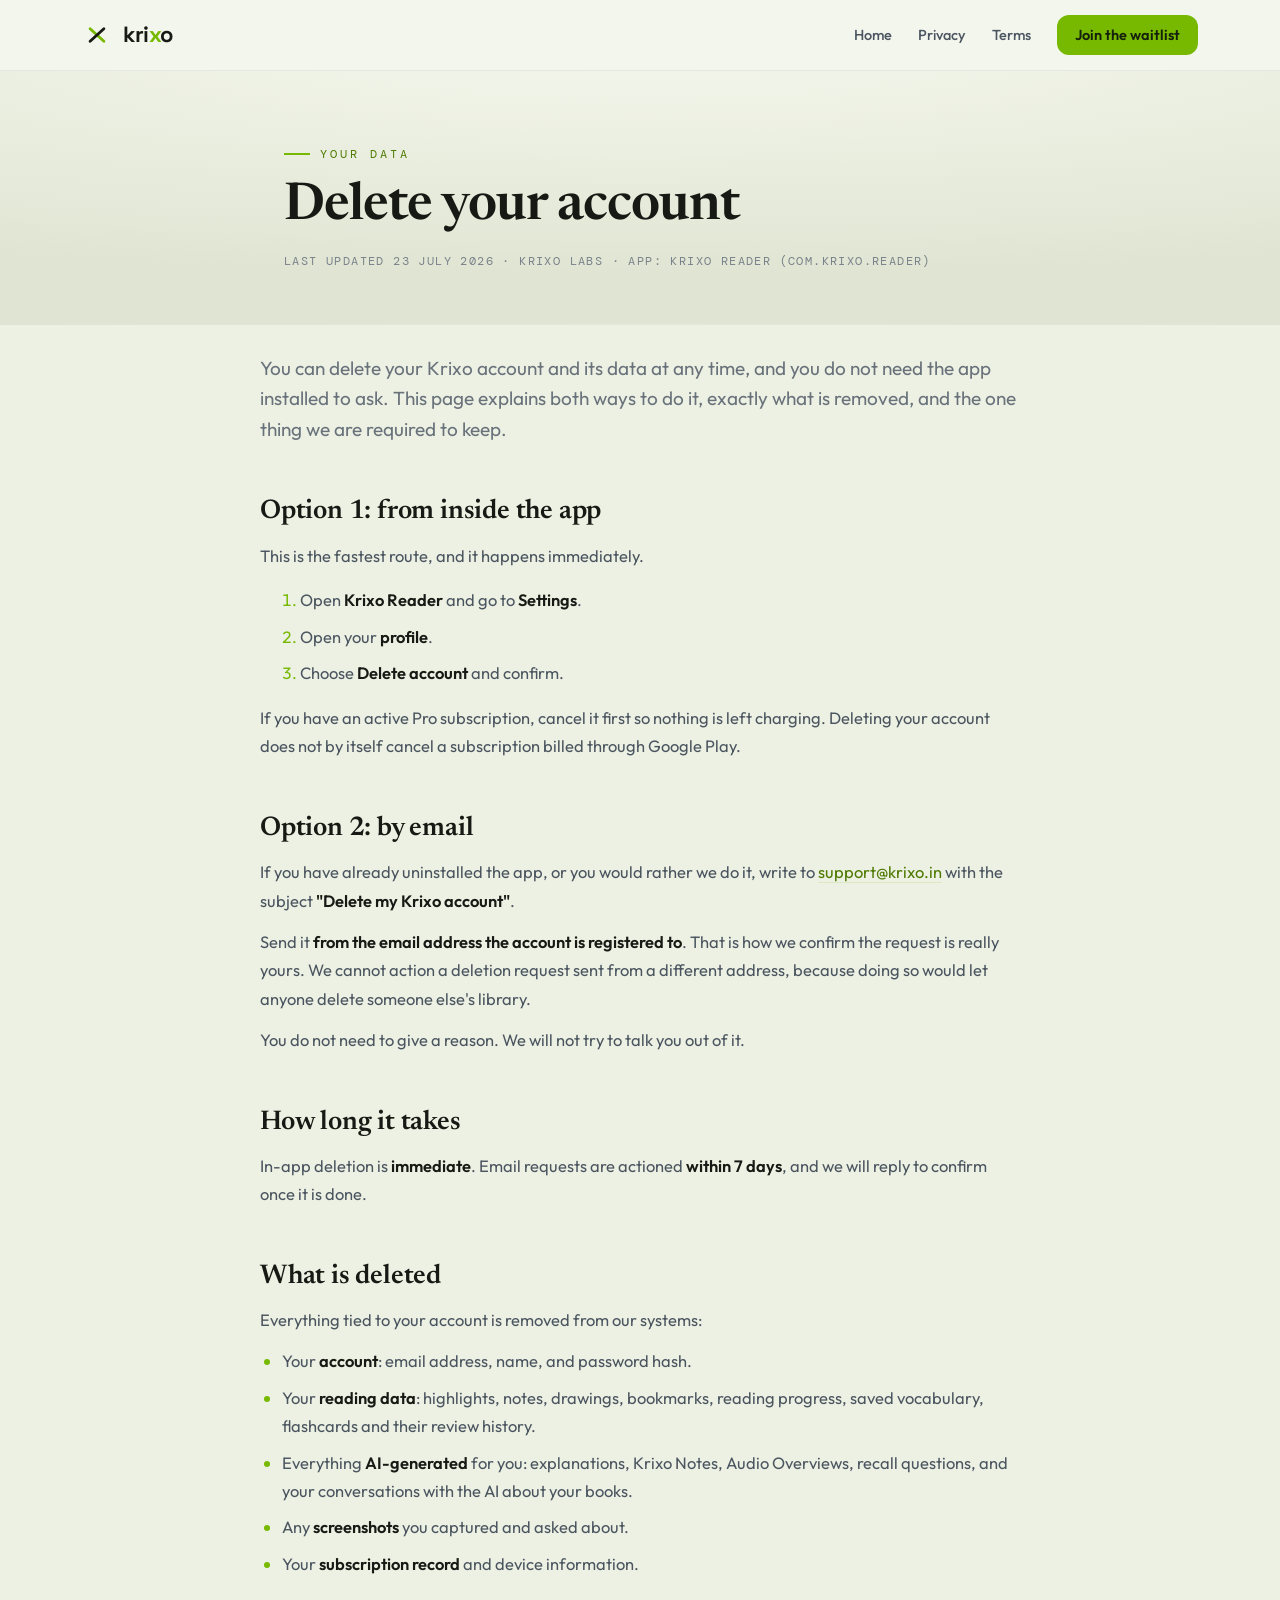
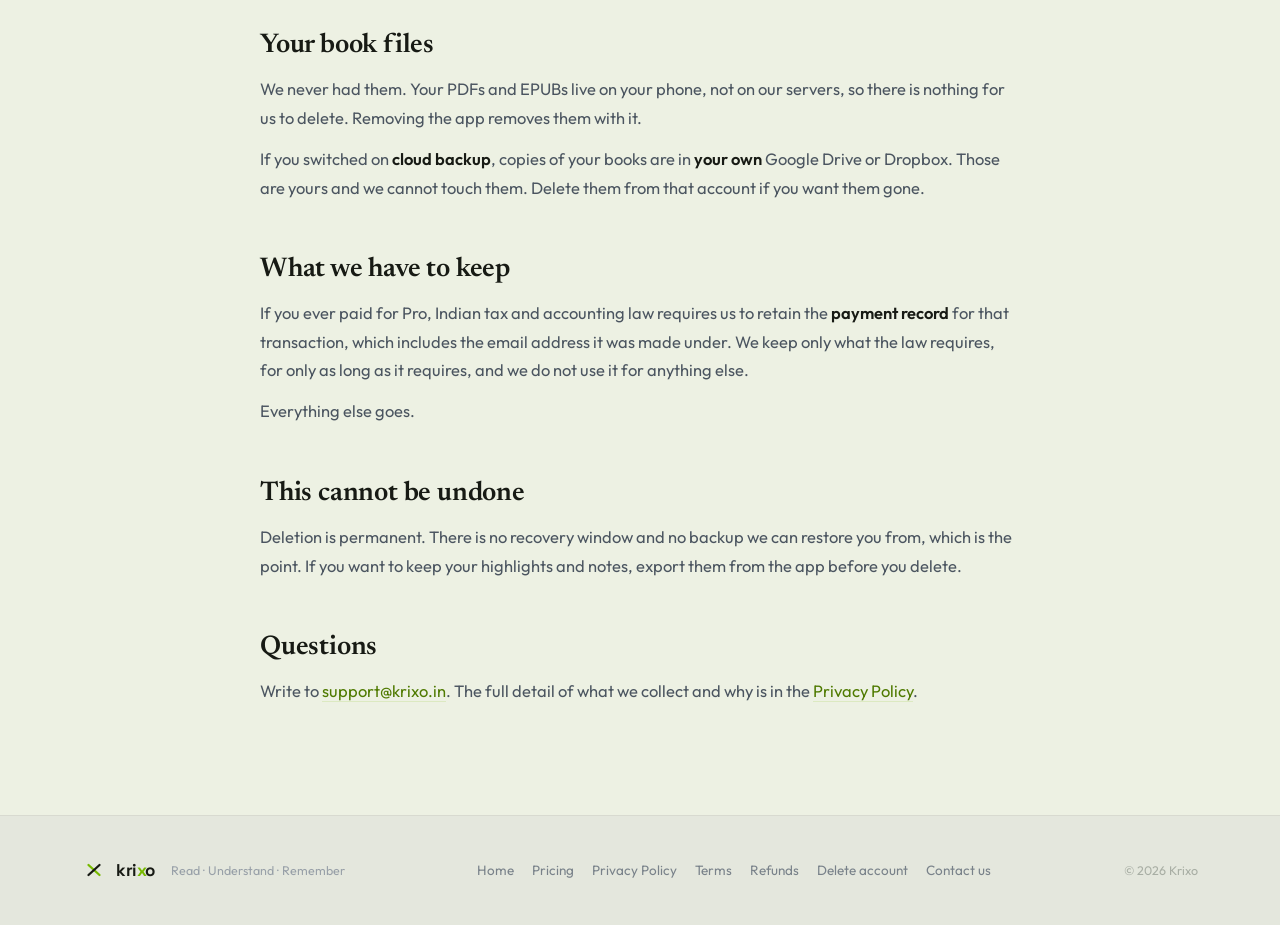
<file: delete-account.html>
<!DOCTYPE html>
<html lang="en">
<head>
<meta charset="utf-8">
<meta name="viewport" content="width=device-width, initial-scale=1">
<title>Delete your account - Krixo</title>
<meta name="description" content="How to delete your Krixo account and your data, from inside the app or by email. What gets deleted, what we must keep, and how long it takes.">
<meta name="theme-color" content="#EDF1E3">
<meta name="robots" content="index,follow">
<link rel="canonical" href="https://krixo.in/delete-account">
<link rel="icon" type="image/png" sizes="32x32" href="/assets/favicon-32.png">
<link rel="apple-touch-icon" href="/assets/apple-touch-icon.png">
<link rel="preconnect" href="https://fonts.googleapis.com">
<link rel="preconnect" href="https://fonts.gstatic.com" crossorigin>
<link href="https://fonts.googleapis.com/css2?family=Newsreader:opsz,wght@6..72,500;6..72,600;6..72,700&family=Outfit:wght@300;400;500;600;700&family=Space+Grotesk:wght@500;700&family=DM+Mono:wght@400;500&display=swap" rel="stylesheet">
<link rel="stylesheet" href="/assets/legal.css">
</head>
<body>

<header class="nav">
  <div class="navin">
    <a class="brand" href="/">
      <svg class="mark" width="30" height="30" viewBox="0 0 48 48" fill="none" aria-hidden="true"><path d="M13 14l22 20" stroke="var(--signal)" stroke-width="4.6" stroke-linecap="round"/><path d="M35 14L13 34" stroke="var(--ink)" stroke-width="4.6" stroke-linecap="round"/></svg>
      <span class="wordmark">kri<span class="x">x</span>o</span>
    </a>
    <nav class="navr">
      <a class="kx-link" href="/">Home</a>
      <a class="kx-link" href="/privacy">Privacy</a>
      <a class="kx-link" href="/terms">Terms</a>
      <a class="kx-cta" href="/#waitlist">Join the waitlist</a>
    </nav>
  </div>
</header>

<section class="masthead">
  <div class="wrap">
    <div class="eyebrow"><span class="rule"></span>Your data</div>
    <h1>Delete your account</h1>
    <p class="sub">Last updated 23 July 2026 &middot; Krixo Labs &middot; App: Krixo Reader (com.krixo.reader)</p>
  </div>
</section>

<main class="wrap doc">

<p class="lead">You can delete your Krixo account and its data at any time, and you do not need the app installed to ask. This page explains both ways to do it, exactly what is removed, and the one thing we are required to keep.</p>

<h2>Option 1: from inside the app</h2>
<p>This is the fastest route, and it happens immediately.</p>
<ol>
  <li>Open <strong>Krixo Reader</strong> and go to <strong>Settings</strong>.</li>
  <li>Open your <strong>profile</strong>.</li>
  <li>Choose <strong>Delete account</strong> and confirm.</li>
</ol>
<p>If you have an active Pro subscription, cancel it first so nothing is left charging. Deleting your account does not by itself cancel a subscription billed through Google Play.</p>

<h2>Option 2: by email</h2>
<p>If you have already uninstalled the app, or you would rather we do it, write to <a href="mailto:support@krixo.in?subject=Delete%20my%20Krixo%20account">support@krixo.in</a> with the subject <strong>"Delete my Krixo account"</strong>.</p>
<p>Send it <strong>from the email address the account is registered to</strong>. That is how we confirm the request is really yours. We cannot action a deletion request sent from a different address, because doing so would let anyone delete someone else's library.</p>
<p>You do not need to give a reason. We will not try to talk you out of it.</p>

<h2>How long it takes</h2>
<p>In-app deletion is <strong>immediate</strong>. Email requests are actioned <strong>within 7 days</strong>, and we will reply to confirm once it is done.</p>

<h2>What is deleted</h2>
<p>Everything tied to your account is removed from our systems:</p>
<ul>
  <li>Your <strong>account</strong>: email address, name, and password hash.</li>
  <li>Your <strong>reading data</strong>: highlights, notes, drawings, bookmarks, reading progress, saved vocabulary, flashcards and their review history.</li>
  <li>Everything <strong>AI-generated</strong> for you: explanations, Krixo Notes, Audio Overviews, recall questions, and your conversations with the AI about your books.</li>
  <li>Any <strong>screenshots</strong> you captured and asked about.</li>
  <li>Your <strong>subscription record</strong> and device information.</li>
</ul>

<h2>Your book files</h2>
<p>We never had them. Your PDFs and EPUBs live on your phone, not on our servers, so there is nothing for us to delete. Removing the app removes them with it.</p>
<p>If you switched on <strong>cloud backup</strong>, copies of your books are in <strong>your own</strong> Google Drive or Dropbox. Those are yours and we cannot touch them. Delete them from that account if you want them gone.</p>

<h2>What we have to keep</h2>
<p>If you ever paid for Pro, Indian tax and accounting law requires us to retain the <strong>payment record</strong> for that transaction, which includes the email address it was made under. We keep only what the law requires, for only as long as it requires, and we do not use it for anything else.</p>
<p>Everything else goes.</p>

<h2>This cannot be undone</h2>
<p>Deletion is permanent. There is no recovery window and no backup we can restore you from, which is the point. If you want to keep your highlights and notes, export them from the app before you delete.</p>

<h2>Questions</h2>
<p>Write to <a href="mailto:support@krixo.in">support@krixo.in</a>. The full detail of what we collect and why is in the <a href="/privacy">Privacy Policy</a>.</p>

</main>

<footer class="foot">
  <div class="footin">
    <div class="footbrand">
      <svg class="mark" width="24" height="24" viewBox="0 0 48 48" fill="none" aria-hidden="true"><path d="M13 14l22 20" stroke="var(--signal)" stroke-width="4.6" stroke-linecap="round"/><path d="M35 14L13 34" stroke="var(--ink)" stroke-width="4.6" stroke-linecap="round"/></svg>
      <span class="wordmark" style="font-size:17px">kri<span class="x">x</span>o</span>
      <span class="foottag">Read &middot; Understand &middot; Remember</span>
    </div>
    <div class="footer-links">
      <a href="/">Home</a>
      <a href="/#pricing">Pricing</a>
      <a href="/privacy">Privacy Policy</a>
      <a href="/terms">Terms</a>
      <a href="/refunds">Refunds</a>
      <a href="/delete-account">Delete account</a>
      <a href="mailto:support@krixo.in">Contact us</a>
    </div>
    <span class="copy">&copy; 2026 Krixo</span>
  </div>
</footer>

</body>
</html>
</file>
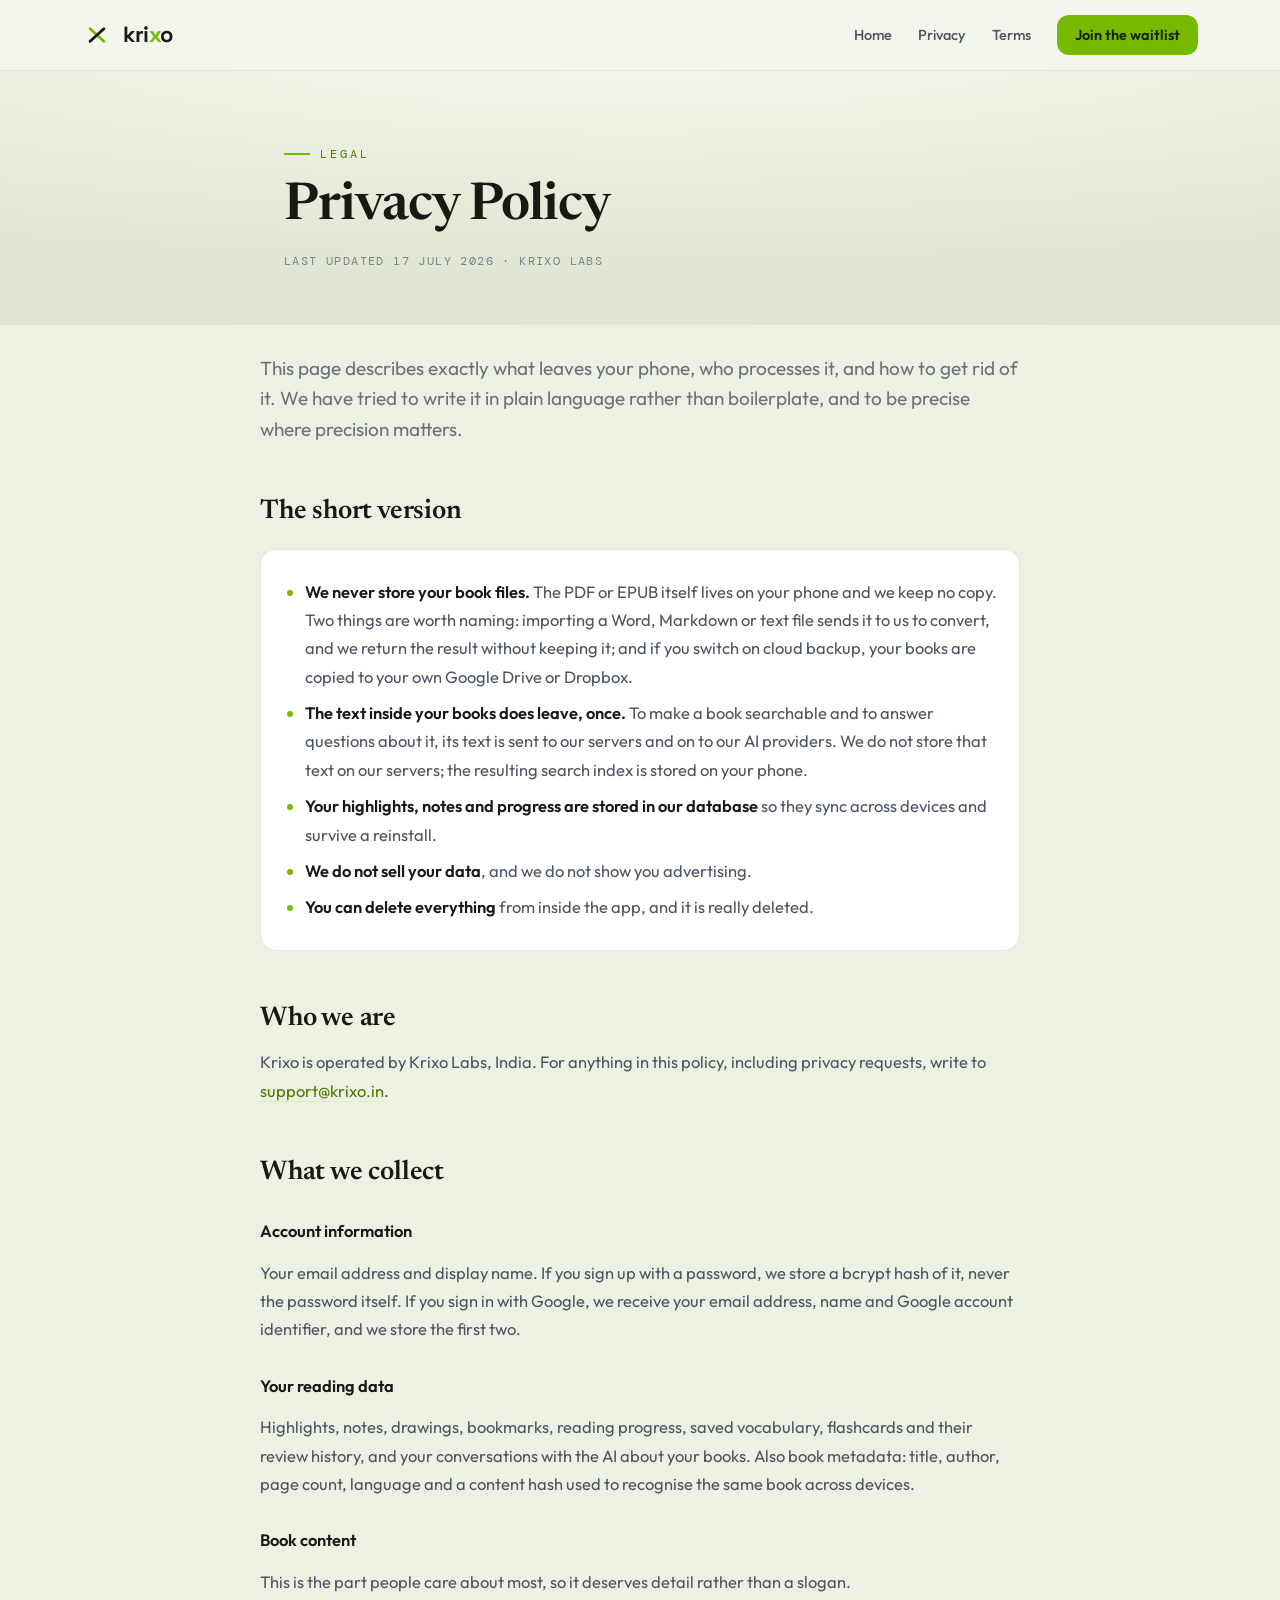
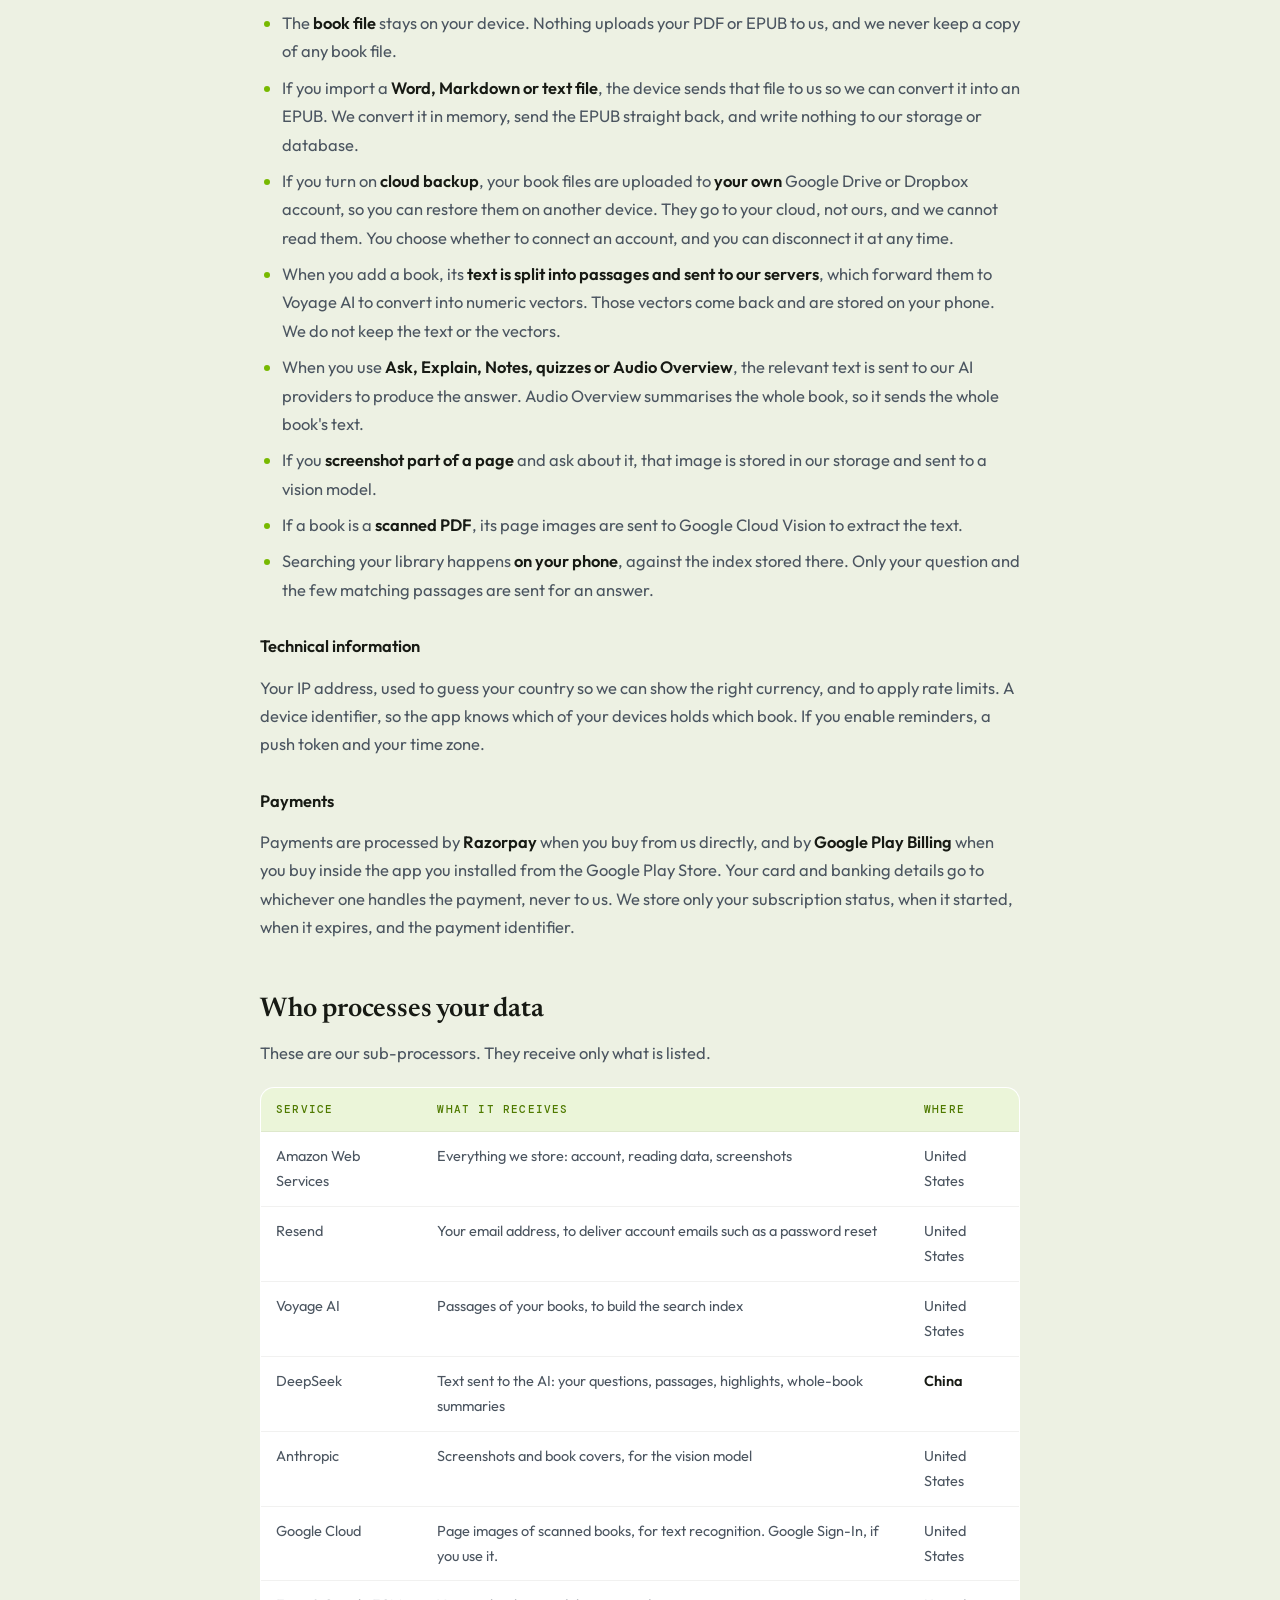
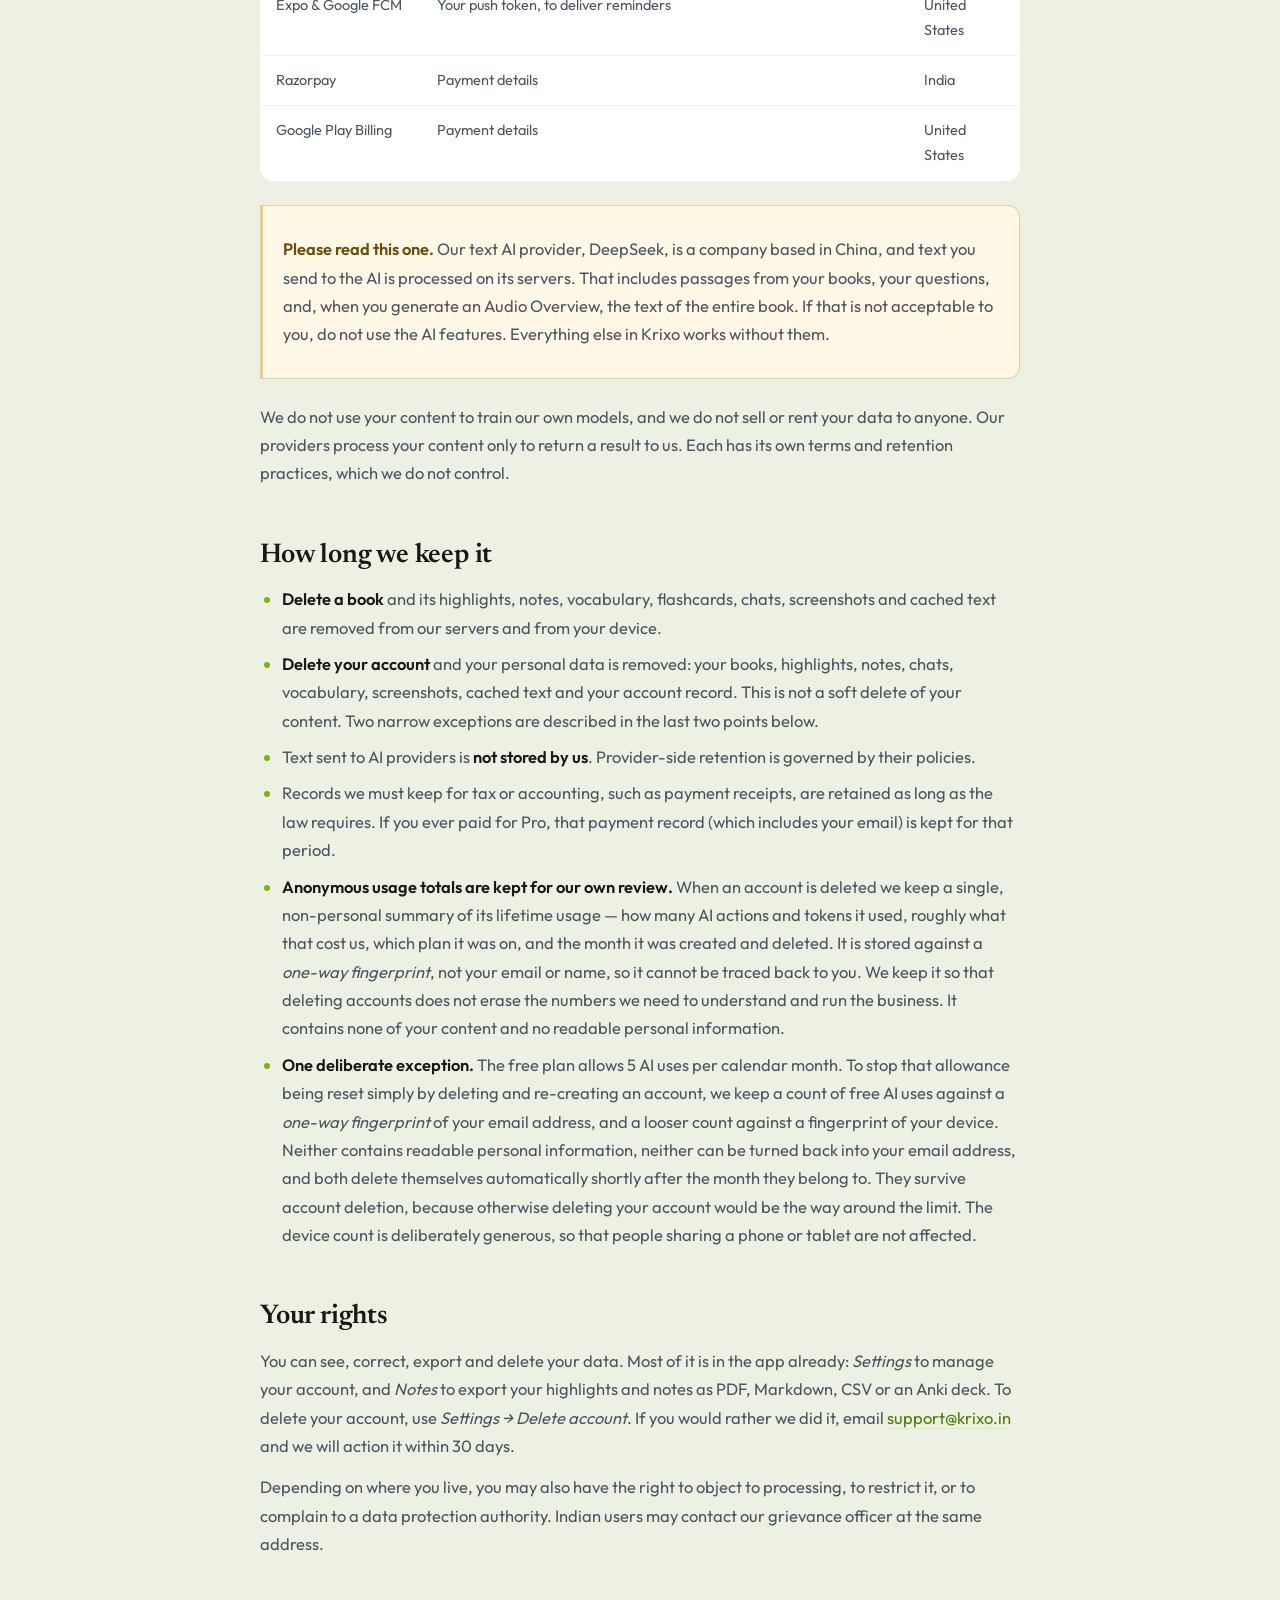
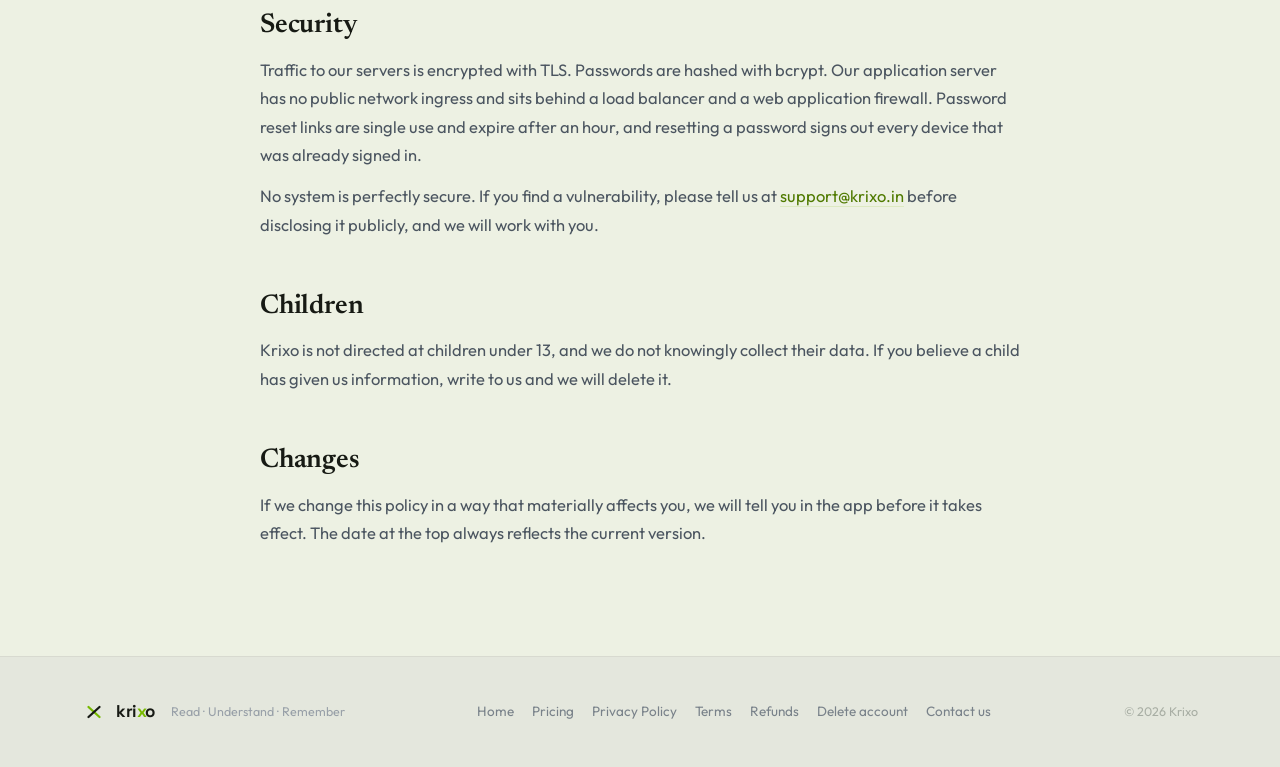
<file: privacy.html>
<!DOCTYPE html>
<html lang="en">
<head>
<meta charset="utf-8">
<meta name="viewport" content="width=device-width, initial-scale=1">
<title>Privacy Policy - Krixo</title>
<meta name="description" content="What Krixo collects, where it goes, and how to delete it.">
<meta name="theme-color" content="#EDF1E3">
<meta name="robots" content="index,follow">
<link rel="canonical" href="https://krixo.in/privacy">
<link rel="icon" type="image/png" sizes="32x32" href="/assets/favicon-32.png">
<link rel="apple-touch-icon" href="/assets/apple-touch-icon.png">
<link rel="preconnect" href="https://fonts.googleapis.com">
<link rel="preconnect" href="https://fonts.gstatic.com" crossorigin>
<link href="https://fonts.googleapis.com/css2?family=Newsreader:opsz,wght@6..72,500;6..72,600;6..72,700&family=Outfit:wght@300;400;500;600;700&family=Space+Grotesk:wght@500;700&family=DM+Mono:wght@400;500&display=swap" rel="stylesheet">
<link rel="stylesheet" href="/assets/legal.css">
</head>
<body>

<header class="nav">
  <div class="navin">
    <a class="brand" href="/">
      <svg class="mark" width="30" height="30" viewBox="0 0 48 48" fill="none" aria-hidden="true"><path d="M13 14l22 20" stroke="var(--signal)" stroke-width="4.6" stroke-linecap="round"/><path d="M35 14L13 34" stroke="var(--ink)" stroke-width="4.6" stroke-linecap="round"/></svg>
      <span class="wordmark">kri<span class="x">x</span>o</span>
    </a>
    <nav class="navr">
      <a class="kx-link" href="/">Home</a>
      <a class="kx-link" href="/privacy">Privacy</a>
      <a class="kx-link" href="/terms">Terms</a>
      <a class="kx-cta" href="/#waitlist">Join the waitlist</a>
    </nav>
  </div>
</header>

<section class="masthead">
  <div class="wrap">
    <div class="eyebrow"><span class="rule"></span>Legal</div>
    <h1>Privacy Policy</h1>
    <p class="sub">Last updated 17 July 2026 &middot; Krixo Labs</p>
  </div>
</section>

<main class="wrap doc">
<p class="lead">This page describes exactly what leaves your phone, who processes it, and how to get rid of it. We have tried to write it in plain language rather than boilerplate, and to be precise where precision matters.</p>

<h2>The short version</h2>
<div class="card">
<ul>
  <li><strong>We never store your book files.</strong> The PDF or EPUB itself lives on your phone and we keep no copy. Two things are worth naming: importing a Word, Markdown or text file sends it to us to convert, and we return the result without keeping it; and if you switch on cloud backup, your books are copied to your own Google Drive or Dropbox.</li>
  <li><strong>The text inside your books does leave, once.</strong> To make a book searchable and to answer questions about it, its text is sent to our servers and on to our AI providers. We do not store that text on our servers; the resulting search index is stored on your phone.</li>
  <li><strong>Your highlights, notes and progress are stored in our database</strong> so they sync across devices and survive a reinstall.</li>
  <li><strong>We do not sell your data</strong>, and we do not show you advertising.</li>
  <li><strong>You can delete everything</strong> from inside the app, and it is really deleted.</li>
</ul>
</div>

<h2>Who we are</h2>
<p>Krixo is operated by Krixo Labs, India. For anything in this policy, including privacy requests, write to <a href="mailto:support@krixo.in">support@krixo.in</a>.</p>

<h2>What we collect</h2>

<h3>Account information</h3>
<p>Your email address and display name. If you sign up with a password, we store a bcrypt hash of it, never the password itself. If you sign in with Google, we receive your email address, name and Google account identifier, and we store the first two.</p>

<h3>Your reading data</h3>
<p>Highlights, notes, drawings, bookmarks, reading progress, saved vocabulary, flashcards and their review history, and your conversations with the AI about your books. Also book metadata: title, author, page count, language and a content hash used to recognise the same book across devices.</p>

<h3>Book content</h3>
<p>This is the part people care about most, so it deserves detail rather than a slogan.</p>
<ul>
  <li>The <strong>book file</strong> stays on your device. Nothing uploads your PDF or EPUB to us, and we never keep a copy of any book file.</li>
  <li>If you import a <strong>Word, Markdown or text file</strong>, the device sends that file to us so we can convert it into an EPUB. We convert it in memory, send the EPUB straight back, and write nothing to our storage or database.</li>
  <li>If you turn on <strong>cloud backup</strong>, your book files are uploaded to <strong>your own</strong> Google Drive or Dropbox account, so you can restore them on another device. They go to your cloud, not ours, and we cannot read them. You choose whether to connect an account, and you can disconnect it at any time.</li>
  <li>When you add a book, its <strong>text is split into passages and sent to our servers</strong>, which forward them to Voyage AI to convert into numeric vectors. Those vectors come back and are stored on your phone. We do not keep the text or the vectors.</li>
  <li>When you use <strong>Ask, Explain, Notes, quizzes or Audio Overview</strong>, the relevant text is sent to our AI providers to produce the answer. Audio Overview summarises the whole book, so it sends the whole book's text.</li>
  <li>If you <strong>screenshot part of a page</strong> and ask about it, that image is stored in our storage and sent to a vision model.</li>
  <li>If a book is a <strong>scanned PDF</strong>, its page images are sent to Google Cloud Vision to extract the text.</li>
  <li>Searching your library happens <strong>on your phone</strong>, against the index stored there. Only your question and the few matching passages are sent for an answer.</li>
</ul>

<h3>Technical information</h3>
<p>Your IP address, used to guess your country so we can show the right currency, and to apply rate limits. A device identifier, so the app knows which of your devices holds which book. If you enable reminders, a push token and your time zone.</p>

<h3>Payments</h3>
<p>Payments are processed by <strong>Razorpay</strong> when you buy from us directly, and by <strong>Google Play Billing</strong> when you buy inside the app you installed from the Google Play Store. Your card and banking details go to whichever one handles the payment, never to us. We store only your subscription status, when it started, when it expires, and the payment identifier.</p>

<h2>Who processes your data</h2>
<p>These are our sub-processors. They receive only what is listed.</p>

<table>
<tr><th>Service</th><th>What it receives</th><th>Where</th></tr>
<tr><td>Amazon Web Services</td><td>Everything we store: account, reading data, screenshots</td><td>United States</td></tr>
<tr><td>Resend</td><td>Your email address, to deliver account emails such as a password reset</td><td>United States</td></tr>
<tr><td>Voyage AI</td><td>Passages of your books, to build the search index</td><td>United States</td></tr>
<tr><td>DeepSeek</td><td>Text sent to the AI: your questions, passages, highlights, whole-book summaries</td><td><strong>China</strong></td></tr>
<tr><td>Anthropic</td><td>Screenshots and book covers, for the vision model</td><td>United States</td></tr>
<tr><td>Google Cloud</td><td>Page images of scanned books, for text recognition. Google Sign-In, if you use it.</td><td>United States</td></tr>
<tr><td>Expo &amp; Google FCM</td><td>Your push token, to deliver reminders</td><td>United States</td></tr>
<tr><td>Razorpay</td><td>Payment details</td><td>India</td></tr>
<tr><td>Google Play Billing</td><td>Payment details</td><td>United States</td></tr>
</table>

<div class="note">
<p><strong>Please read this one.</strong> Our text AI provider, DeepSeek, is a company based in China, and text you send to the AI is processed on its servers. That includes passages from your books, your questions, and, when you generate an Audio Overview, the text of the entire book. If that is not acceptable to you, do not use the AI features. Everything else in Krixo works without them.</p>
</div>

<p>We do not use your content to train our own models, and we do not sell or rent your data to anyone. Our providers process your content only to return a result to us. Each has its own terms and retention practices, which we do not control.</p>

<h2>How long we keep it</h2>
<ul>
  <li><strong>Delete a book</strong> and its highlights, notes, vocabulary, flashcards, chats, screenshots and cached text are removed from our servers and from your device.</li>
  <li><strong>Delete your account</strong> and your personal data is removed: your books, highlights, notes, chats, vocabulary, screenshots, cached text and your account record. This is not a soft delete of your content. Two narrow exceptions are described in the last two points below.</li>
  <li>Text sent to AI providers is <strong>not stored by us</strong>. Provider-side retention is governed by their policies.</li>
  <li>Records we must keep for tax or accounting, such as payment receipts, are retained as long as the law requires. If you ever paid for Pro, that payment record (which includes your email) is kept for that period.</li>
  <li><strong>Anonymous usage totals are kept for our own review.</strong> When an account is deleted we keep a single, non-personal summary of its lifetime usage — how many AI actions and tokens it used, roughly what that cost us, which plan it was on, and the month it was created and deleted. It is stored against a <em>one-way fingerprint</em>, not your email or name, so it cannot be traced back to you. We keep it so that deleting accounts does not erase the numbers we need to understand and run the business. It contains none of your content and no readable personal information.</li>
  <li><strong>One deliberate exception.</strong> The free plan allows 5 AI uses per calendar month. To stop that allowance being reset simply by deleting and re-creating an account, we keep a count of free AI uses against a <em>one-way fingerprint</em> of your email address, and a looser count against a fingerprint of your device. Neither contains readable personal information, neither can be turned back into your email address, and both delete themselves automatically shortly after the month they belong to. They survive account deletion, because otherwise deleting your account would be the way around the limit. The device count is deliberately generous, so that people sharing a phone or tablet are not affected.</li>
</ul>

<h2>Your rights</h2>
<p>You can see, correct, export and delete your data. Most of it is in the app already: <em>Settings</em> to manage your account, and <em>Notes</em> to export your highlights and notes as PDF, Markdown, CSV or an Anki deck. To delete your account, use <em>Settings &rarr; Delete account</em>. If you would rather we did it, email <a href="mailto:support@krixo.in">support@krixo.in</a> and we will action it within 30 days.</p>
<p>Depending on where you live, you may also have the right to object to processing, to restrict it, or to complain to a data protection authority. Indian users may contact our grievance officer at the same address.</p>

<h2>Security</h2>
<p>Traffic to our servers is encrypted with TLS. Passwords are hashed with bcrypt. Our application server has no public network ingress and sits behind a load balancer and a web application firewall. Password reset links are single use and expire after an hour, and resetting a password signs out every device that was already signed in.</p>
<p>No system is perfectly secure. If you find a vulnerability, please tell us at <a href="mailto:support@krixo.in">support@krixo.in</a> before disclosing it publicly, and we will work with you.</p>

<h2>Children</h2>
<p>Krixo is not directed at children under 13, and we do not knowingly collect their data. If you believe a child has given us information, write to us and we will delete it.</p>

<h2>Changes</h2>
<p>If we change this policy in a way that materially affects you, we will tell you in the app before it takes effect. The date at the top always reflects the current version.</p>

</main>

<footer class="foot">
  <div class="footin">
    <div class="footbrand">
      <svg class="mark" width="24" height="24" viewBox="0 0 48 48" fill="none" aria-hidden="true"><path d="M13 14l22 20" stroke="var(--signal)" stroke-width="4.6" stroke-linecap="round"/><path d="M35 14L13 34" stroke="var(--ink)" stroke-width="4.6" stroke-linecap="round"/></svg>
      <span class="wordmark" style="font-size:17px">kri<span class="x">x</span>o</span>
      <span class="foottag">Read &middot; Understand &middot; Remember</span>
    </div>
    <div class="footer-links">
      <a href="/">Home</a>
      <a href="/#pricing">Pricing</a>
      <a href="/privacy">Privacy Policy</a>
      <a href="/terms">Terms</a>
      <a href="/refunds">Refunds</a>
      <a href="/delete-account">Delete account</a>
      <a href="mailto:support@krixo.in">Contact us</a>
    </div>
    <span class="copy">&copy; 2026 Krixo</span>
  </div>
</footer>

</body>
</html>
</file>
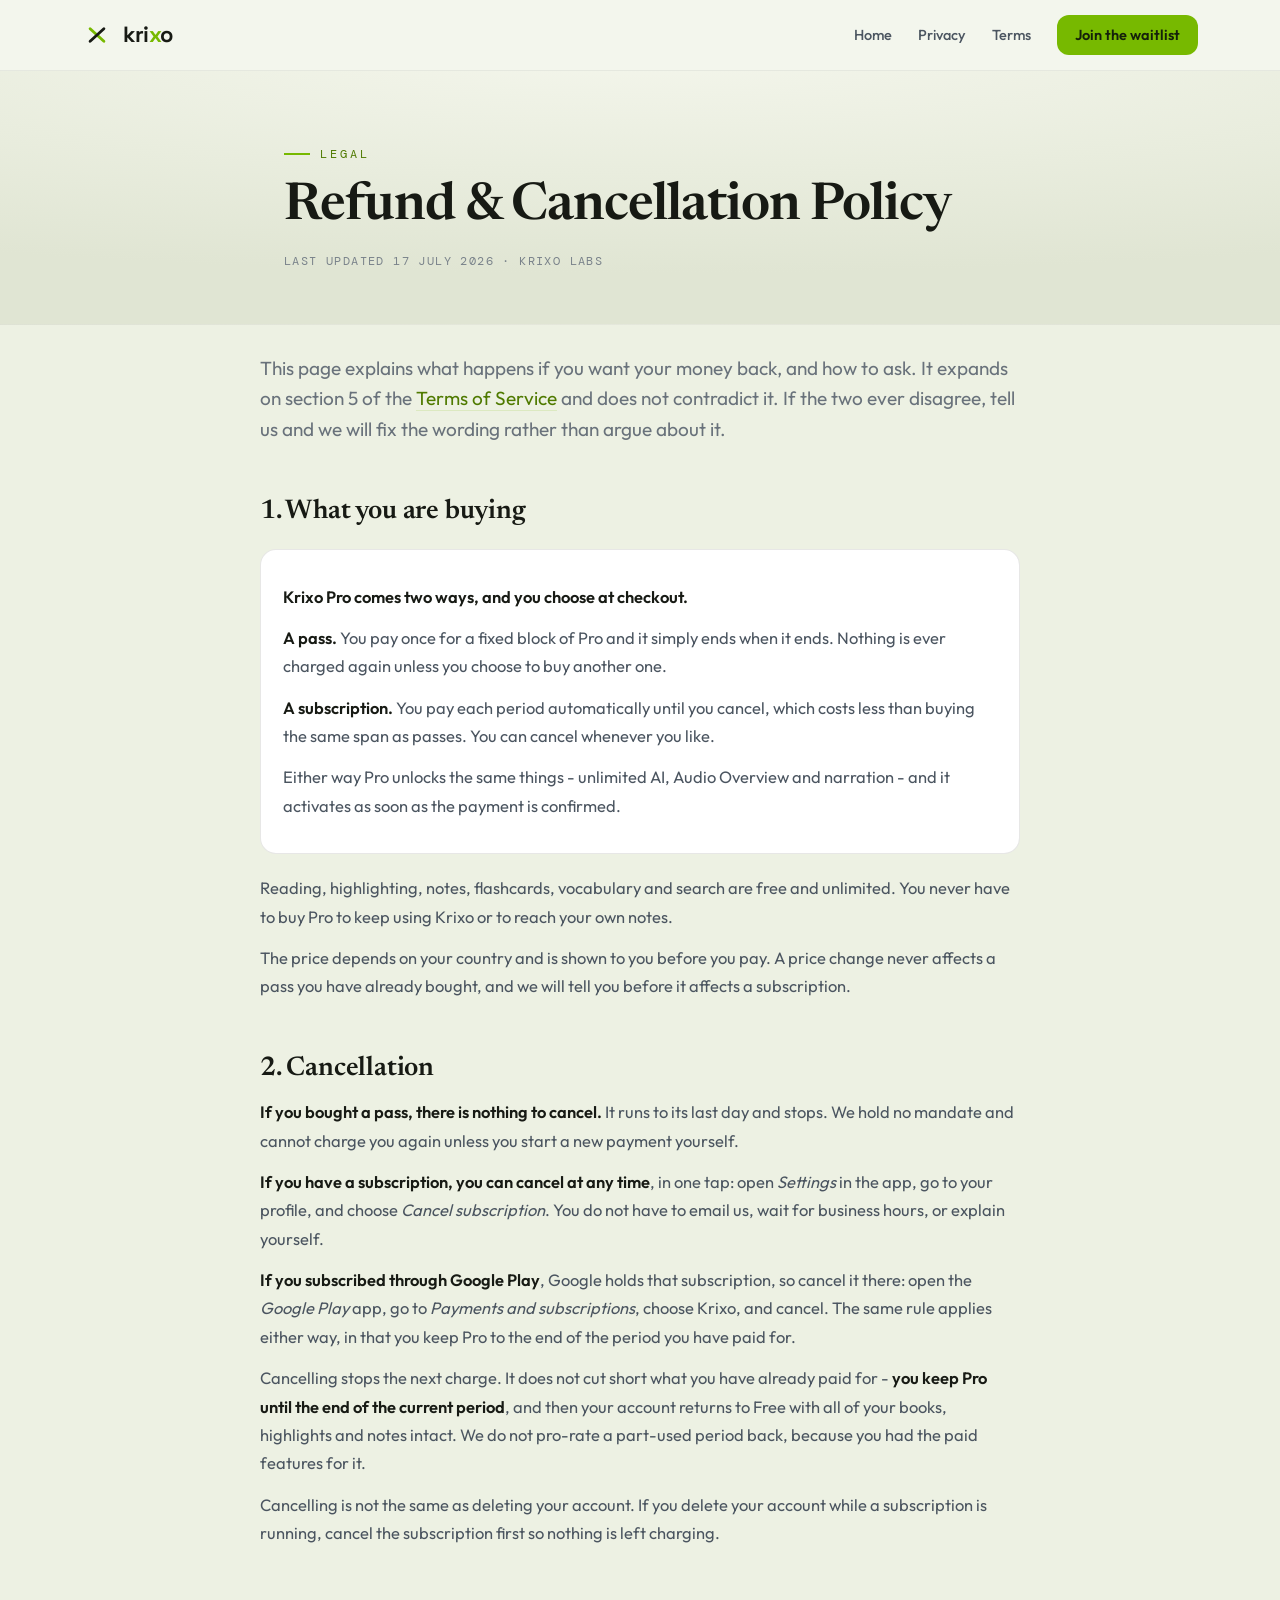
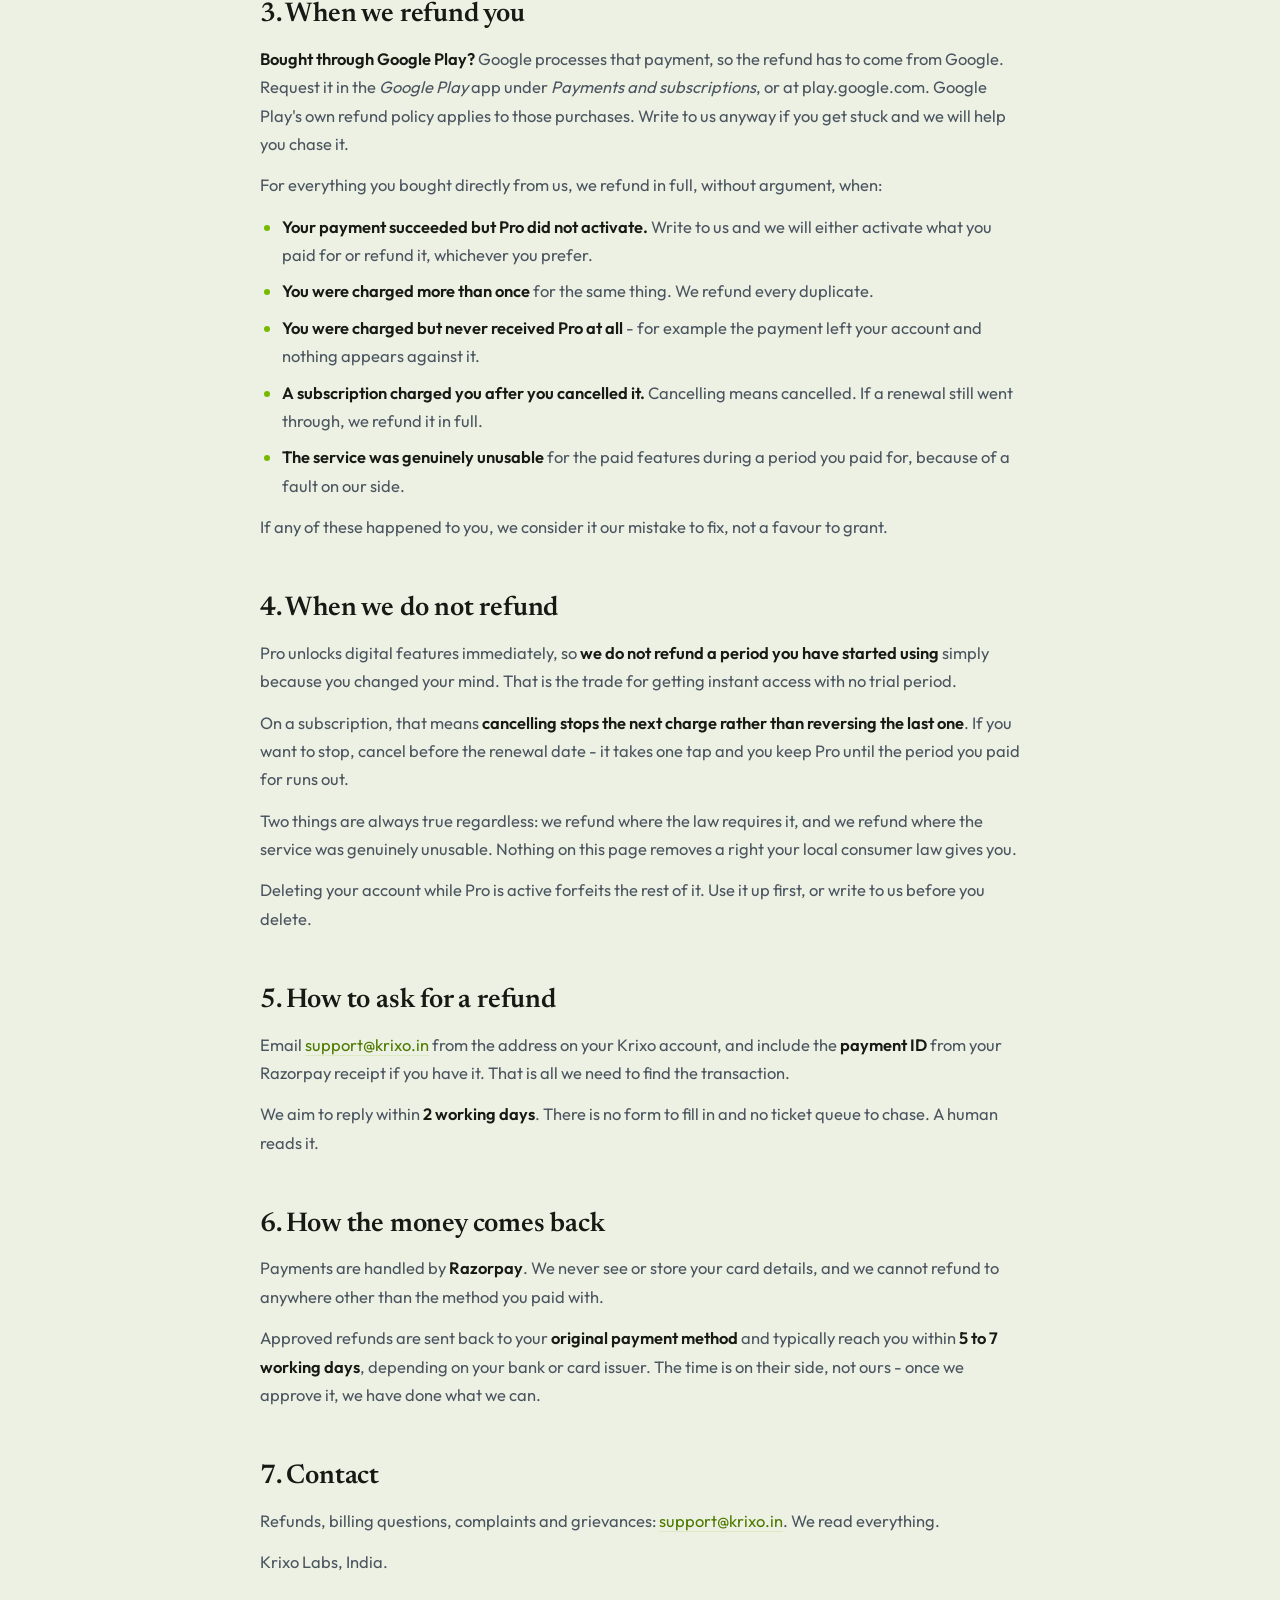
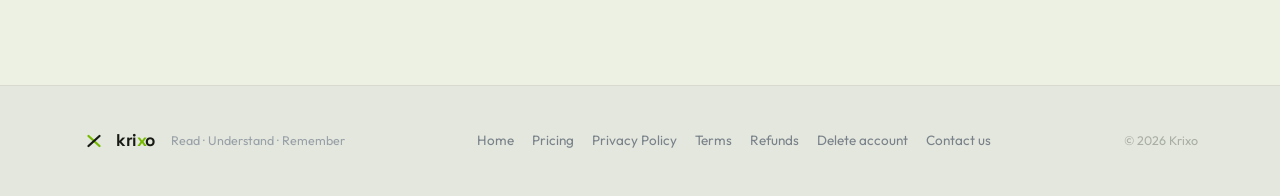
<file: refunds.html>
<!DOCTYPE html>
<html lang="en">
<head>
<meta charset="utf-8">
<meta name="viewport" content="width=device-width, initial-scale=1">
<title>Refund &amp; Cancellation Policy - Krixo</title>
<meta name="description" content="How refunds and cancellation work for Krixo Pro, and how to ask for one.">
<meta name="theme-color" content="#EDF1E3">
<meta name="robots" content="index,follow">
<link rel="canonical" href="https://krixo.in/refunds">
<link rel="icon" type="image/png" sizes="32x32" href="/assets/favicon-32.png">
<link rel="apple-touch-icon" href="/assets/apple-touch-icon.png">
<link rel="preconnect" href="https://fonts.googleapis.com">
<link rel="preconnect" href="https://fonts.gstatic.com" crossorigin>
<link href="https://fonts.googleapis.com/css2?family=Newsreader:opsz,wght@6..72,500;6..72,600;6..72,700&family=Outfit:wght@300;400;500;600;700&family=Space+Grotesk:wght@500;700&family=DM+Mono:wght@400;500&display=swap" rel="stylesheet">
<link rel="stylesheet" href="/assets/legal.css">
</head>
<body>

<header class="nav">
  <div class="navin">
    <a class="brand" href="/">
      <svg class="mark" width="30" height="30" viewBox="0 0 48 48" fill="none" aria-hidden="true"><path d="M13 14l22 20" stroke="var(--signal)" stroke-width="4.6" stroke-linecap="round"/><path d="M35 14L13 34" stroke="var(--ink)" stroke-width="4.6" stroke-linecap="round"/></svg>
      <span class="wordmark">kri<span class="x">x</span>o</span>
    </a>
    <nav class="navr">
      <a class="kx-link" href="/">Home</a>
      <a class="kx-link" href="/privacy">Privacy</a>
      <a class="kx-link" href="/terms">Terms</a>
      <a class="kx-cta" href="/#waitlist">Join the waitlist</a>
    </nav>
  </div>
</header>

<section class="masthead">
  <div class="wrap">
    <div class="eyebrow"><span class="rule"></span>Legal</div>
    <h1>Refund &amp; Cancellation Policy</h1>
    <p class="sub">Last updated 17 July 2026 &middot; Krixo Labs</p>
  </div>
</section>

<main class="wrap doc">
<p class="lead">This page explains what happens if you want your money back, and how to ask. It expands on section 5 of the <a href="/terms">Terms of Service</a> and does not contradict it. If the two ever disagree, tell us and we will fix the wording rather than argue about it.</p>

<h2>1. What you are buying</h2>
<div class="card">
<p><strong>Krixo Pro comes two ways, and you choose at checkout.</strong></p>
<p><strong>A pass.</strong> You pay once for a fixed block of Pro and it simply ends when it ends. Nothing is ever charged again unless you choose to buy another one.</p>
<p><strong>A subscription.</strong> You pay each period automatically until you cancel, which costs less than buying the same span as passes. You can cancel whenever you like.</p>
<p>Either way Pro unlocks the same things - unlimited AI, Audio Overview and narration - and it activates as soon as the payment is confirmed.</p>
</div>
<p>Reading, highlighting, notes, flashcards, vocabulary and search are free and unlimited. You never have to buy Pro to keep using Krixo or to reach your own notes.</p>
<p>The price depends on your country and is shown to you before you pay. A price change never affects a pass you have already bought, and we will tell you before it affects a subscription.</p>

<h2>2. Cancellation</h2>
<p><strong>If you bought a pass, there is nothing to cancel.</strong> It runs to its last day and stops. We hold no mandate and cannot charge you again unless you start a new payment yourself.</p>
<p><strong>If you have a subscription, you can cancel at any time</strong>, in one tap: open <em>Settings</em> in the app, go to your profile, and choose <em>Cancel subscription</em>. You do not have to email us, wait for business hours, or explain yourself.</p>
<p><strong>If you subscribed through Google Play</strong>, Google holds that subscription, so cancel it there: open the <em>Google Play</em> app, go to <em>Payments and subscriptions</em>, choose Krixo, and cancel. The same rule applies either way, in that you keep Pro to the end of the period you have paid for.</p>
<p>Cancelling stops the next charge. It does not cut short what you have already paid for - <strong>you keep Pro until the end of the current period</strong>, and then your account returns to Free with all of your books, highlights and notes intact. We do not pro-rate a part-used period back, because you had the paid features for it.</p>
<p>Cancelling is not the same as deleting your account. If you delete your account while a subscription is running, cancel the subscription first so nothing is left charging.</p>

<h2>3. When we refund you</h2>
<p><strong>Bought through Google Play?</strong> Google processes that payment, so the refund has to come from Google. Request it in the <em>Google Play</em> app under <em>Payments and subscriptions</em>, or at play.google.com. Google Play's own refund policy applies to those purchases. Write to us anyway if you get stuck and we will help you chase it.</p>
<p>For everything you bought directly from us, we refund in full, without argument, when:</p>
<ul>
  <li><strong>Your payment succeeded but Pro did not activate.</strong> Write to us and we will either activate what you paid for or refund it, whichever you prefer.</li>
  <li><strong>You were charged more than once</strong> for the same thing. We refund every duplicate.</li>
  <li><strong>You were charged but never received Pro at all</strong> - for example the payment left your account and nothing appears against it.</li>
  <li><strong>A subscription charged you after you cancelled it.</strong> Cancelling means cancelled. If a renewal still went through, we refund it in full.</li>
  <li><strong>The service was genuinely unusable</strong> for the paid features during a period you paid for, because of a fault on our side.</li>
</ul>
<p>If any of these happened to you, we consider it our mistake to fix, not a favour to grant.</p>

<h2>4. When we do not refund</h2>
<p>Pro unlocks digital features immediately, so <strong>we do not refund a period you have started using</strong> simply because you changed your mind. That is the trade for getting instant access with no trial period.</p>
<p>On a subscription, that means <strong>cancelling stops the next charge rather than reversing the last one</strong>. If you want to stop, cancel before the renewal date - it takes one tap and you keep Pro until the period you paid for runs out.</p>
<p>Two things are always true regardless: we refund where the law requires it, and we refund where the service was genuinely unusable. Nothing on this page removes a right your local consumer law gives you.</p>
<p>Deleting your account while Pro is active forfeits the rest of it. Use it up first, or write to us before you delete.</p>

<h2>5. How to ask for a refund</h2>
<p>Email <a href="mailto:support@krixo.in">support@krixo.in</a> from the address on your Krixo account, and include the <strong>payment ID</strong> from your Razorpay receipt if you have it. That is all we need to find the transaction.</p>
<p>We aim to reply within <strong>2 working days</strong>. There is no form to fill in and no ticket queue to chase. A human reads it.</p>

<h2>6. How the money comes back</h2>
<p>Payments are handled by <strong>Razorpay</strong>. We never see or store your card details, and we cannot refund to anywhere other than the method you paid with.</p>
<p>Approved refunds are sent back to your <strong>original payment method</strong> and typically reach you within <strong>5 to 7 working days</strong>, depending on your bank or card issuer. The time is on their side, not ours - once we approve it, we have done what we can.</p>

<h2>7. Contact</h2>
<p>Refunds, billing questions, complaints and grievances: <a href="mailto:support@krixo.in">support@krixo.in</a>. We read everything.</p>
<p>Krixo Labs, India.</p>

</main>

<footer class="foot">
  <div class="footin">
    <div class="footbrand">
      <svg class="mark" width="24" height="24" viewBox="0 0 48 48" fill="none" aria-hidden="true"><path d="M13 14l22 20" stroke="var(--signal)" stroke-width="4.6" stroke-linecap="round"/><path d="M35 14L13 34" stroke="var(--ink)" stroke-width="4.6" stroke-linecap="round"/></svg>
      <span class="wordmark" style="font-size:17px">kri<span class="x">x</span>o</span>
      <span class="foottag">Read &middot; Understand &middot; Remember</span>
    </div>
    <div class="footer-links">
      <a href="/">Home</a>
      <a href="/#pricing">Pricing</a>
      <a href="/privacy">Privacy Policy</a>
      <a href="/terms">Terms</a>
      <a href="/refunds">Refunds</a>
      <a href="/delete-account">Delete account</a>
      <a href="mailto:support@krixo.in">Contact us</a>
    </div>
    <span class="copy">&copy; 2026 Krixo</span>
  </div>
</footer>

</body>
</html>
</file>
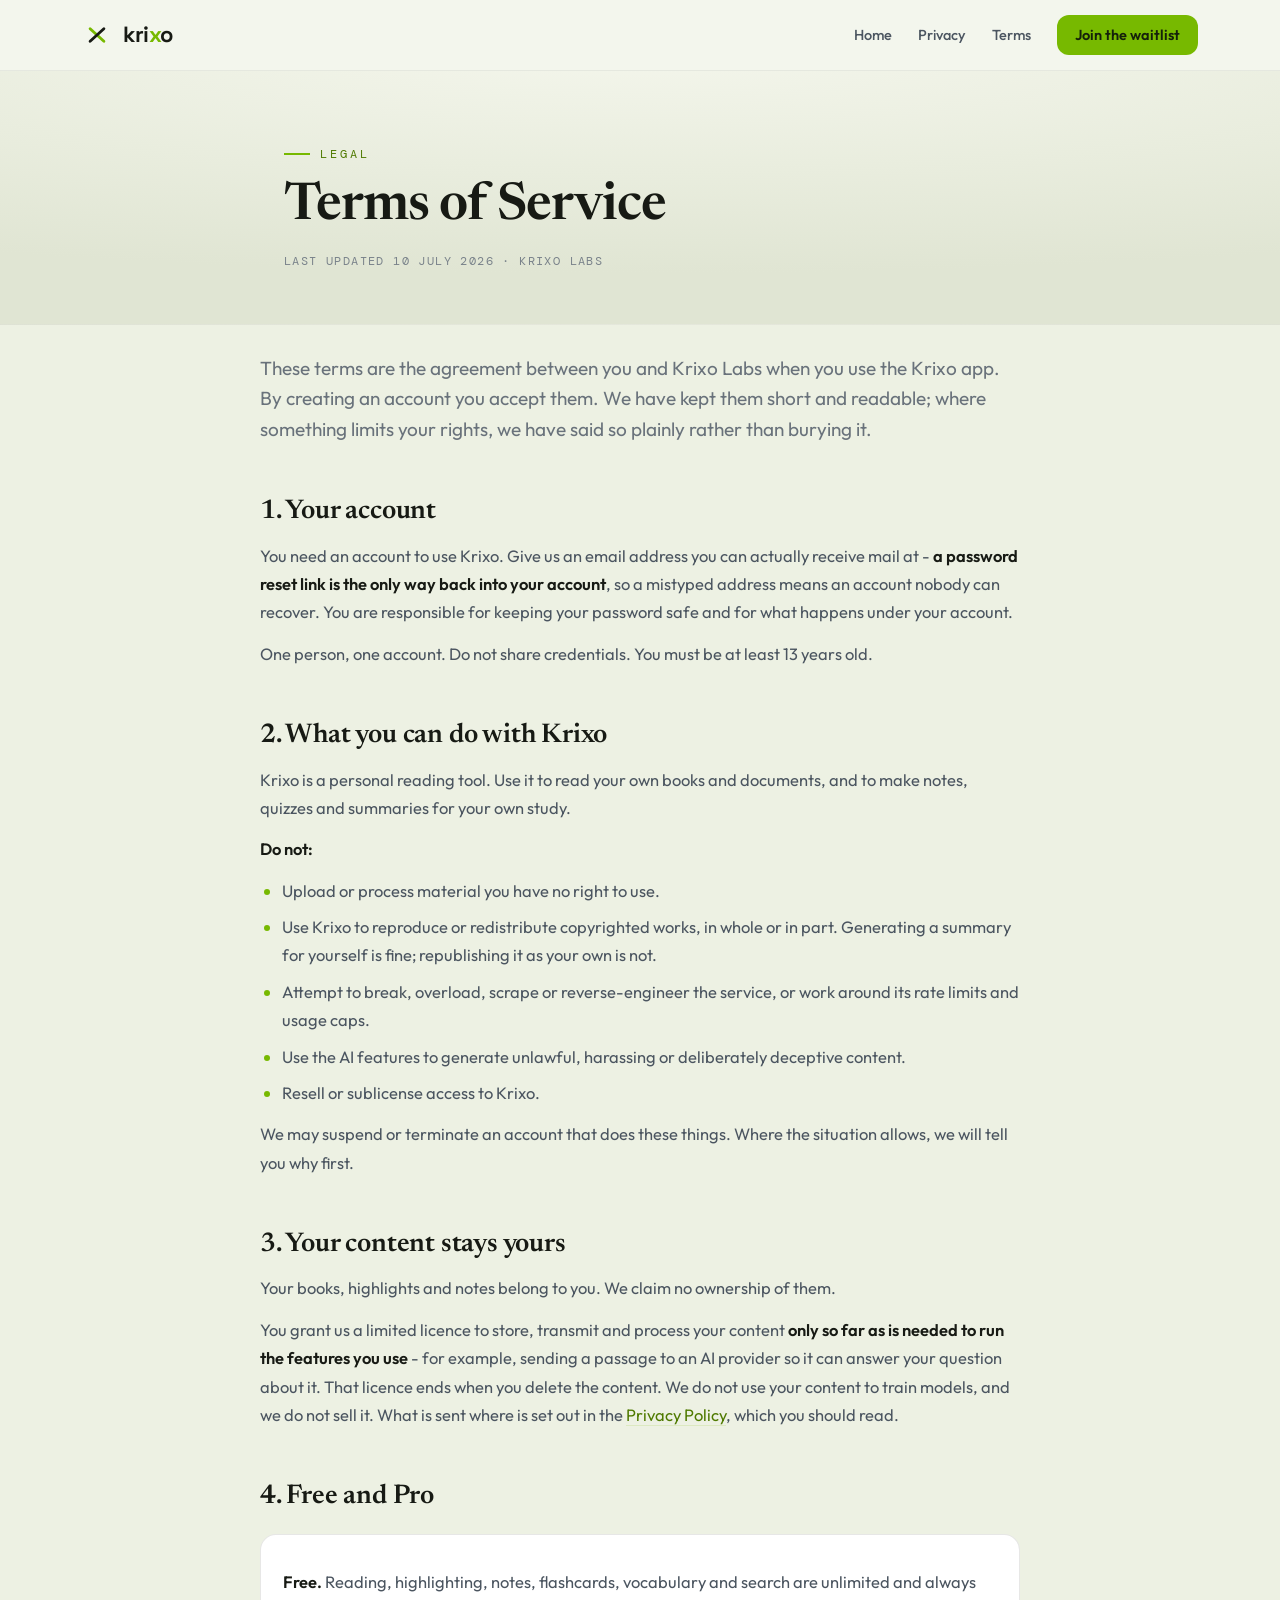
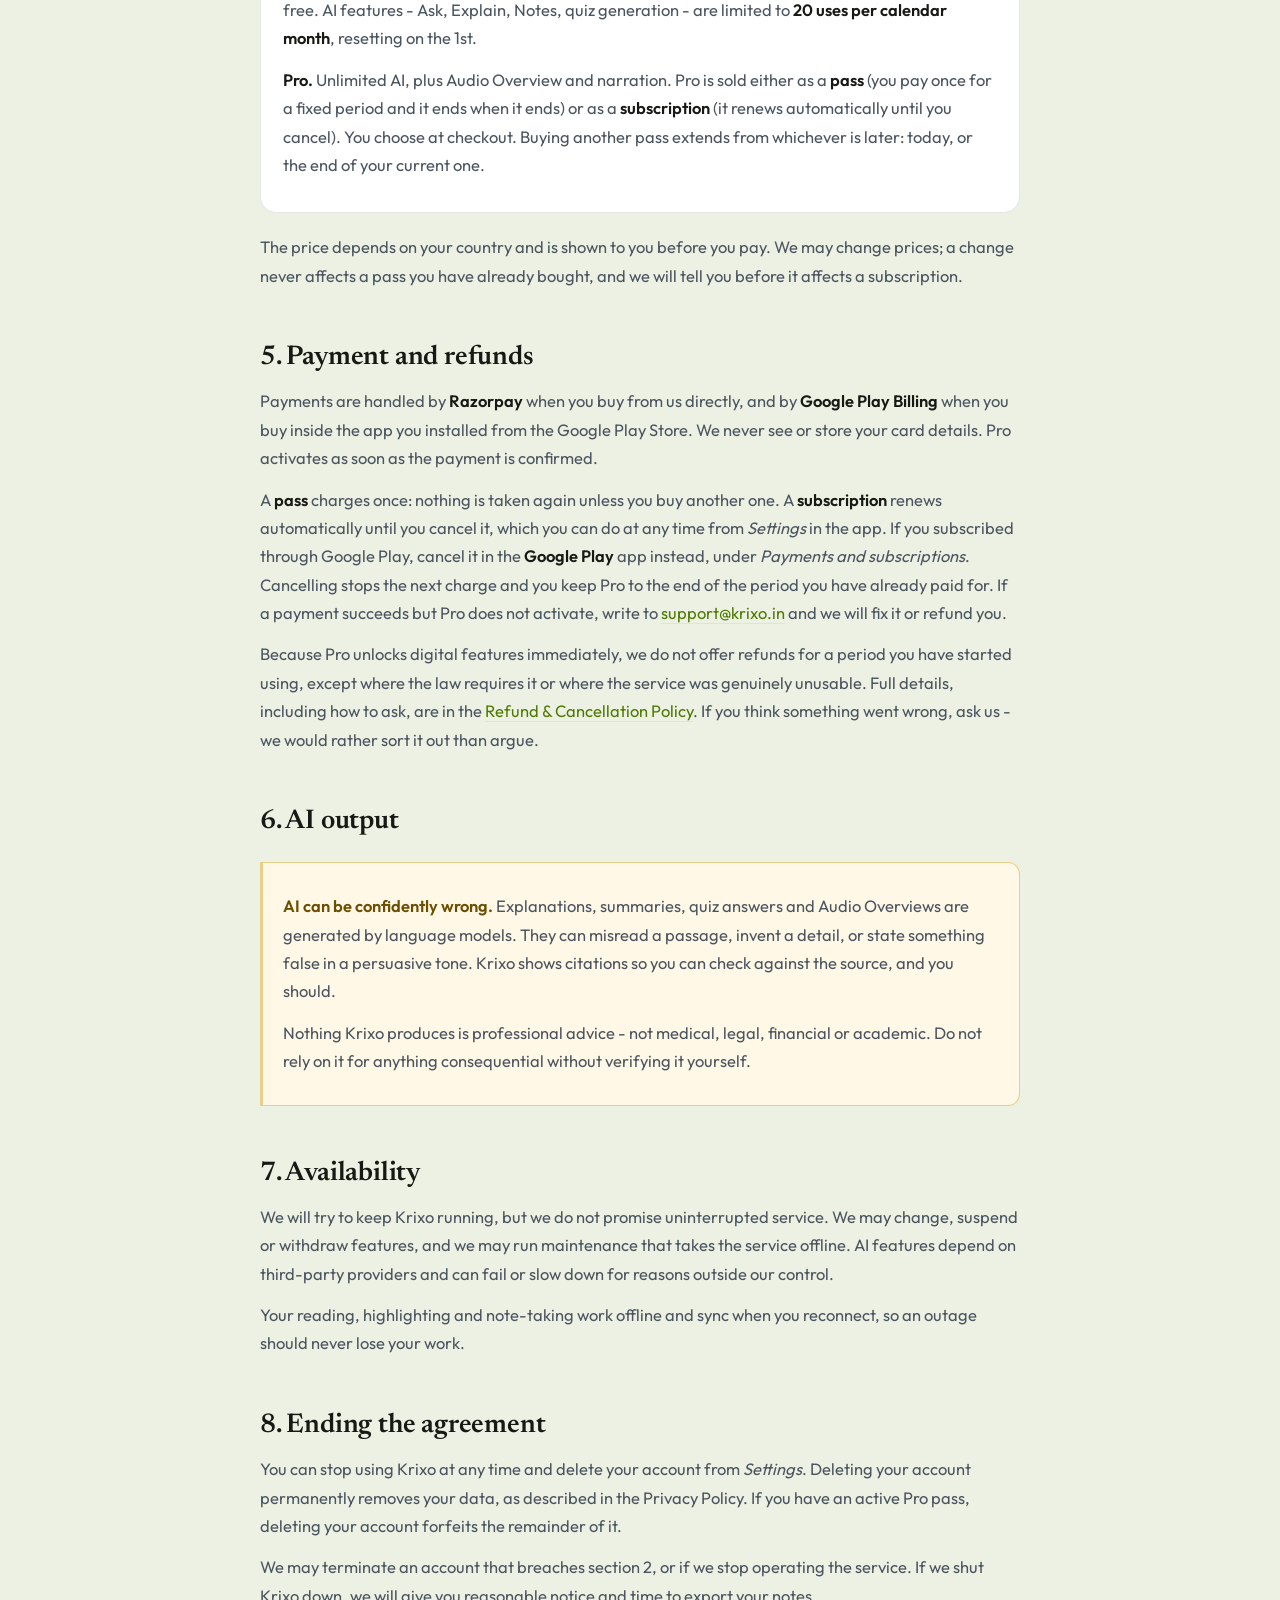
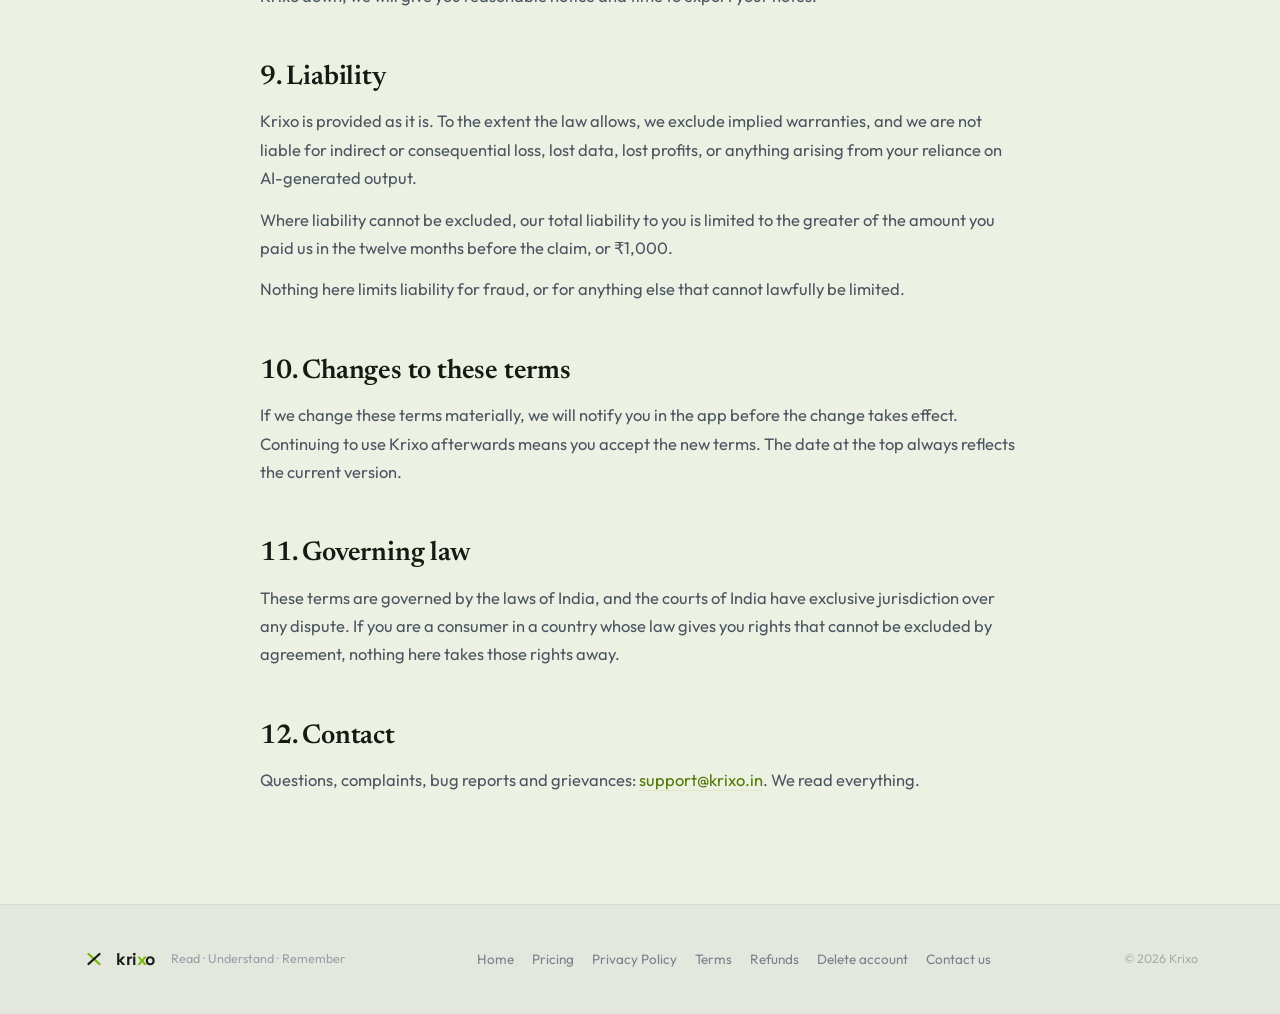
<file: terms.html>
<!DOCTYPE html>
<html lang="en">
<head>
<meta charset="utf-8">
<meta name="viewport" content="width=device-width, initial-scale=1">
<title>Terms of Service - Krixo</title>
<meta name="description" content="The agreement between you and Krixo Labs for using the Krixo app.">
<meta name="theme-color" content="#EDF1E3">
<meta name="robots" content="index,follow">
<link rel="canonical" href="https://krixo.in/terms">
<link rel="icon" type="image/png" sizes="32x32" href="/assets/favicon-32.png">
<link rel="apple-touch-icon" href="/assets/apple-touch-icon.png">
<link rel="preconnect" href="https://fonts.googleapis.com">
<link rel="preconnect" href="https://fonts.gstatic.com" crossorigin>
<link href="https://fonts.googleapis.com/css2?family=Newsreader:opsz,wght@6..72,500;6..72,600;6..72,700&family=Outfit:wght@300;400;500;600;700&family=Space+Grotesk:wght@500;700&family=DM+Mono:wght@400;500&display=swap" rel="stylesheet">
<link rel="stylesheet" href="/assets/legal.css">
</head>
<body>

<header class="nav">
  <div class="navin">
    <a class="brand" href="/">
      <svg class="mark" width="30" height="30" viewBox="0 0 48 48" fill="none" aria-hidden="true"><path d="M13 14l22 20" stroke="var(--signal)" stroke-width="4.6" stroke-linecap="round"/><path d="M35 14L13 34" stroke="var(--ink)" stroke-width="4.6" stroke-linecap="round"/></svg>
      <span class="wordmark">kri<span class="x">x</span>o</span>
    </a>
    <nav class="navr">
      <a class="kx-link" href="/">Home</a>
      <a class="kx-link" href="/privacy">Privacy</a>
      <a class="kx-link" href="/terms">Terms</a>
      <a class="kx-cta" href="/#waitlist">Join the waitlist</a>
    </nav>
  </div>
</header>

<section class="masthead">
  <div class="wrap">
    <div class="eyebrow"><span class="rule"></span>Legal</div>
    <h1>Terms of Service</h1>
    <p class="sub">Last updated 10 July 2026 &middot; Krixo Labs</p>
  </div>
</section>

<main class="wrap doc">
<p class="lead">These terms are the agreement between you and Krixo Labs when you use the Krixo app. By creating an account you accept them. We have kept them short and readable; where something limits your rights, we have said so plainly rather than burying it.</p>

<h2>1. Your account</h2>
<p>You need an account to use Krixo. Give us an email address you can actually receive mail at - <strong>a password reset link is the only way back into your account</strong>, so a mistyped address means an account nobody can recover. You are responsible for keeping your password safe and for what happens under your account.</p>
<p>One person, one account. Do not share credentials. You must be at least 13 years old.</p>

<h2>2. What you can do with Krixo</h2>
<p>Krixo is a personal reading tool. Use it to read your own books and documents, and to make notes, quizzes and summaries for your own study.</p>
<p><strong>Do not:</strong></p>
<ul>
  <li>Upload or process material you have no right to use.</li>
  <li>Use Krixo to reproduce or redistribute copyrighted works, in whole or in part. Generating a summary for yourself is fine; republishing it as your own is not.</li>
  <li>Attempt to break, overload, scrape or reverse-engineer the service, or work around its rate limits and usage caps.</li>
  <li>Use the AI features to generate unlawful, harassing or deliberately deceptive content.</li>
  <li>Resell or sublicense access to Krixo.</li>
</ul>
<p>We may suspend or terminate an account that does these things. Where the situation allows, we will tell you why first.</p>

<h2>3. Your content stays yours</h2>
<p>Your books, highlights and notes belong to you. We claim no ownership of them.</p>
<p>You grant us a limited licence to store, transmit and process your content <strong>only so far as is needed to run the features you use</strong> - for example, sending a passage to an AI provider so it can answer your question about it. That licence ends when you delete the content. We do not use your content to train models, and we do not sell it. What is sent where is set out in the <a href="/privacy">Privacy Policy</a>, which you should read.</p>

<h2>4. Free and Pro</h2>
<div class="card">
<p><strong>Free.</strong> Reading, highlighting, notes, flashcards, vocabulary and search are unlimited and always free. AI features - Ask, Explain, Notes, quiz generation - are limited to <strong>20 uses per calendar month</strong>, resetting on the 1st.</p>
<p><strong>Pro.</strong> Unlimited AI, plus Audio Overview and narration. Pro is sold either as a <strong>pass</strong> (you pay once for a fixed period and it ends when it ends) or as a <strong>subscription</strong> (it renews automatically until you cancel). You choose at checkout. Buying another pass extends from whichever is later: today, or the end of your current one.</p>
</div>
<p>The price depends on your country and is shown to you before you pay. We may change prices; a change never affects a pass you have already bought, and we will tell you before it affects a subscription.</p>

<h2>5. Payment and refunds</h2>
<p>Payments are handled by <strong>Razorpay</strong> when you buy from us directly, and by <strong>Google Play Billing</strong> when you buy inside the app you installed from the Google Play Store. We never see or store your card details. Pro activates as soon as the payment is confirmed.</p>
<p>A <strong>pass</strong> charges once: nothing is taken again unless you buy another one. A <strong>subscription</strong> renews automatically until you cancel it, which you can do at any time from <em>Settings</em> in the app. If you subscribed through Google Play, cancel it in the <strong>Google Play</strong> app instead, under <em>Payments and subscriptions</em>. Cancelling stops the next charge and you keep Pro to the end of the period you have already paid for. If a payment succeeds but Pro does not activate, write to <a href="mailto:support@krixo.in">support@krixo.in</a> and we will fix it or refund you.</p>
<p>Because Pro unlocks digital features immediately, we do not offer refunds for a period you have started using, except where the law requires it or where the service was genuinely unusable. Full details, including how to ask, are in the <a href="/refunds">Refund &amp; Cancellation Policy</a>. If you think something went wrong, ask us - we would rather sort it out than argue.</p>

<h2>6. AI output</h2>
<div class="note">
<p><strong>AI can be confidently wrong.</strong> Explanations, summaries, quiz answers and Audio Overviews are generated by language models. They can misread a passage, invent a detail, or state something false in a persuasive tone. Krixo shows citations so you can check against the source, and you should.</p>
<p>Nothing Krixo produces is professional advice - not medical, legal, financial or academic. Do not rely on it for anything consequential without verifying it yourself.</p>
</div>

<h2>7. Availability</h2>
<p>We will try to keep Krixo running, but we do not promise uninterrupted service. We may change, suspend or withdraw features, and we may run maintenance that takes the service offline. AI features depend on third-party providers and can fail or slow down for reasons outside our control.</p>
<p>Your reading, highlighting and note-taking work offline and sync when you reconnect, so an outage should never lose your work.</p>

<h2>8. Ending the agreement</h2>
<p>You can stop using Krixo at any time and delete your account from <em>Settings</em>. Deleting your account permanently removes your data, as described in the Privacy Policy. If you have an active Pro pass, deleting your account forfeits the remainder of it.</p>
<p>We may terminate an account that breaches section 2, or if we stop operating the service. If we shut Krixo down, we will give you reasonable notice and time to export your notes.</p>

<h2>9. Liability</h2>
<p>Krixo is provided as it is. To the extent the law allows, we exclude implied warranties, and we are not liable for indirect or consequential loss, lost data, lost profits, or anything arising from your reliance on AI-generated output.</p>
<p>Where liability cannot be excluded, our total liability to you is limited to the greater of the amount you paid us in the twelve months before the claim, or ₹1,000.</p>
<p>Nothing here limits liability for fraud, or for anything else that cannot lawfully be limited.</p>

<h2>10. Changes to these terms</h2>
<p>If we change these terms materially, we will notify you in the app before the change takes effect. Continuing to use Krixo afterwards means you accept the new terms. The date at the top always reflects the current version.</p>

<h2>11. Governing law</h2>
<p>These terms are governed by the laws of India, and the courts of India have exclusive jurisdiction over any dispute. If you are a consumer in a country whose law gives you rights that cannot be excluded by agreement, nothing here takes those rights away.</p>

<h2>12. Contact</h2>
<p>Questions, complaints, bug reports and grievances: <a href="mailto:support@krixo.in">support@krixo.in</a>. We read everything.</p>

</main>

<footer class="foot">
  <div class="footin">
    <div class="footbrand">
      <svg class="mark" width="24" height="24" viewBox="0 0 48 48" fill="none" aria-hidden="true"><path d="M13 14l22 20" stroke="var(--signal)" stroke-width="4.6" stroke-linecap="round"/><path d="M35 14L13 34" stroke="var(--ink)" stroke-width="4.6" stroke-linecap="round"/></svg>
      <span class="wordmark" style="font-size:17px">kri<span class="x">x</span>o</span>
      <span class="foottag">Read &middot; Understand &middot; Remember</span>
    </div>
    <div class="footer-links">
      <a href="/">Home</a>
      <a href="/#pricing">Pricing</a>
      <a href="/privacy">Privacy Policy</a>
      <a href="/terms">Terms</a>
      <a href="/refunds">Refunds</a>
      <a href="/delete-account">Delete account</a>
      <a href="mailto:support@krixo.in">Contact us</a>
    </div>
    <span class="copy">&copy; 2026 Krixo</span>
  </div>
</footer>

</body>
</html>
</file>
<file: assets/legal.css>
/* Krixo legal pages - shares the redesign token set with index.html */
:root{
  --bg:#EDF1E3; --paper:#F5F7EF; --paper3:#FFFFFF;
  --ink:#171A14; --ink2:#4B5560; --ink3:#69727B; --muted:#79828A; --muted2:#98A0A8;
  --rule:rgba(20,28,12,0.10); --rule2:rgba(20,28,12,0.06);
  --signal:#77B900; --signalD:#4F7A00; --signalBg:rgba(119,185,0,0.15); --onAccent:#15210A;
  --navbg:rgba(245,247,239,0.82); --footbg:#E4E7DD; --copy:#A8AEA4;
  --backdrop:radial-gradient(120% 90% at 50% -10%, #F4F6EC 0%, #E9EDDE 55%, #E0E5D3 100%);
  --warnBg:#FFF8E6; --warnRule:#E8CE86; --warnInk:#6B4E00;
}
*{box-sizing:border-box}
html{scroll-behavior:smooth}
body{margin:0;background:var(--bg);color:var(--ink2);
  font-family:'Outfit',system-ui,sans-serif;font-size:16.5px;line-height:1.72;-webkit-font-smoothing:antialiased}

/* nav (matches index.html) */
.nav{position:sticky;top:0;z-index:50;background:var(--navbg);backdrop-filter:blur(16px);
  border-bottom:1px solid var(--rule2)}
.navin{display:flex;align-items:center;justify-content:space-between;padding:15px 32px;max-width:1180px;margin:0 auto}
.brand{display:flex;align-items:center;gap:11px;text-decoration:none}
.mark{display:block;flex:none}
.wordmark{font-family:'Space Grotesk',sans-serif;font-weight:700;font-size:22px;letter-spacing:-0.5px;color:var(--ink)}
.wordmark .x{color:var(--signal)}
.navr{display:flex;align-items:center;gap:26px}
.kx-link{color:var(--ink2);text-decoration:none;font-size:14.5px;font-weight:500}
.kx-link:hover{color:var(--signalD)}
.kx-cta{display:inline-flex;align-items:center;justify-content:center;height:40px;padding:0 18px;border:0;
  border-radius:12px;background:var(--signal);color:var(--onAccent);font-family:'Outfit',sans-serif;
  font-weight:600;font-size:14.5px;text-decoration:none;cursor:pointer;white-space:nowrap;transition:transform .16s}
.kx-cta:hover{transform:translateY(-1px)}

/* masthead */
.masthead{background:var(--backdrop);border-bottom:1px solid var(--rule2);padding:64px 0 52px}
.eyebrow{display:inline-flex;align-items:center;gap:10px;font-family:'DM Mono',ui-monospace,monospace;
  font-size:12px;letter-spacing:3px;color:var(--signalD);text-transform:uppercase;margin-bottom:16px}
.eyebrow .rule{width:26px;height:2px;background:var(--signal);flex:none}

/* body */
.wrap{max-width:760px;margin:0 auto;padding:0 24px}
.doc{padding:8px 0 96px}
h1{font-family:'Newsreader',Georgia,serif;font-weight:600;font-size:52px;line-height:1.06;
  letter-spacing:-1px;color:var(--ink);margin:0}
.sub{font-family:'DM Mono',monospace;font-size:12px;letter-spacing:1.4px;text-transform:uppercase;
  color:var(--muted);margin:16px 0 0}
.lead{font-size:19px;line-height:1.6;color:var(--ink3);margin:20px 0 0}
h2{font-family:'Newsreader',Georgia,serif;font-weight:600;font-size:27px;color:var(--ink);
  margin:52px 0 10px;letter-spacing:-0.2px;line-height:1.2}
h3{font-size:16.5px;font-weight:600;color:var(--ink);margin:28px 0 6px}
p{margin:13px 0}
a{color:var(--signalD);text-decoration:none;border-bottom:1px solid var(--signalBg)}
a:hover{border-bottom-color:var(--signal)}
/* chrome links are not prose links */
.brand,.kx-link,.kx-cta,.footer-links a{border-bottom:0}
ul{margin:13px 0;padding-left:22px}
li{margin:8px 0}
li::marker{color:var(--signal)}
strong{color:var(--ink);font-weight:600}
em{color:var(--ink2)}

table{width:100%;border-collapse:collapse;margin:20px 0;font-size:14.5px;background:var(--paper3);
  border:1px solid var(--rule);border-radius:14px;overflow:hidden}
th,td{text-align:left;padding:12px 15px;border-bottom:1px solid var(--rule2);vertical-align:top}
th{font-family:'DM Mono',monospace;font-weight:500;font-size:11px;letter-spacing:1.2px;text-transform:uppercase;
  color:var(--signalD);background:var(--signalBg)}
tr:last-child td{border-bottom:0}
td{color:var(--ink2)}

.note{background:var(--warnBg);border:1px solid var(--warnRule);border-left:3px solid var(--warnRule);
  border-radius:0 12px 12px 0;padding:16px 20px;margin:24px 0}
.note strong{color:var(--warnInk)}
.card{background:var(--paper3);border:1px solid var(--rule);border-radius:16px;padding:20px 22px;margin:20px 0}
.card ul{margin:0}

/* footer (matches index.html) */
.foot{background:var(--footbg);border-top:1px solid var(--rule2)}
.footin{max-width:1180px;margin:0 auto;padding:40px 32px;display:flex;align-items:center;
  justify-content:space-between;flex-wrap:wrap;gap:20px}
.footbrand{display:flex;align-items:center;gap:10px}
.foottag{font-size:12.5px;color:var(--muted2);margin-left:6px}
.footer-links{display:flex;gap:18px;align-items:center;flex-wrap:nowrap}
.footer-links a{color:var(--muted);text-decoration:none;font-size:13.5px;white-space:nowrap;border:0}
.footer-links a:hover{color:var(--signalD)}
.copy{font-size:12.5px;color:var(--copy)}

@media (max-width:760px){
  .navr .kx-link{display:none}
  .navin,.footin{padding-left:20px;padding-right:20px}
  .masthead{padding:44px 0 36px}
  h1{font-size:36px;letter-spacing:-0.6px}
  h2{font-size:23px;margin-top:40px}
  body{font-size:16px}
  .doc{padding-bottom:64px}
}
@media (max-width:560px){
  .footin{justify-content:center;text-align:center}
  .footer-links{gap:12px;flex-wrap:wrap;justify-content:center}
  .footer-links a{font-size:12px}
}
@media (prefers-reduced-motion:reduce){html{scroll-behavior:auto}*{transition:none !important}}
</file>
